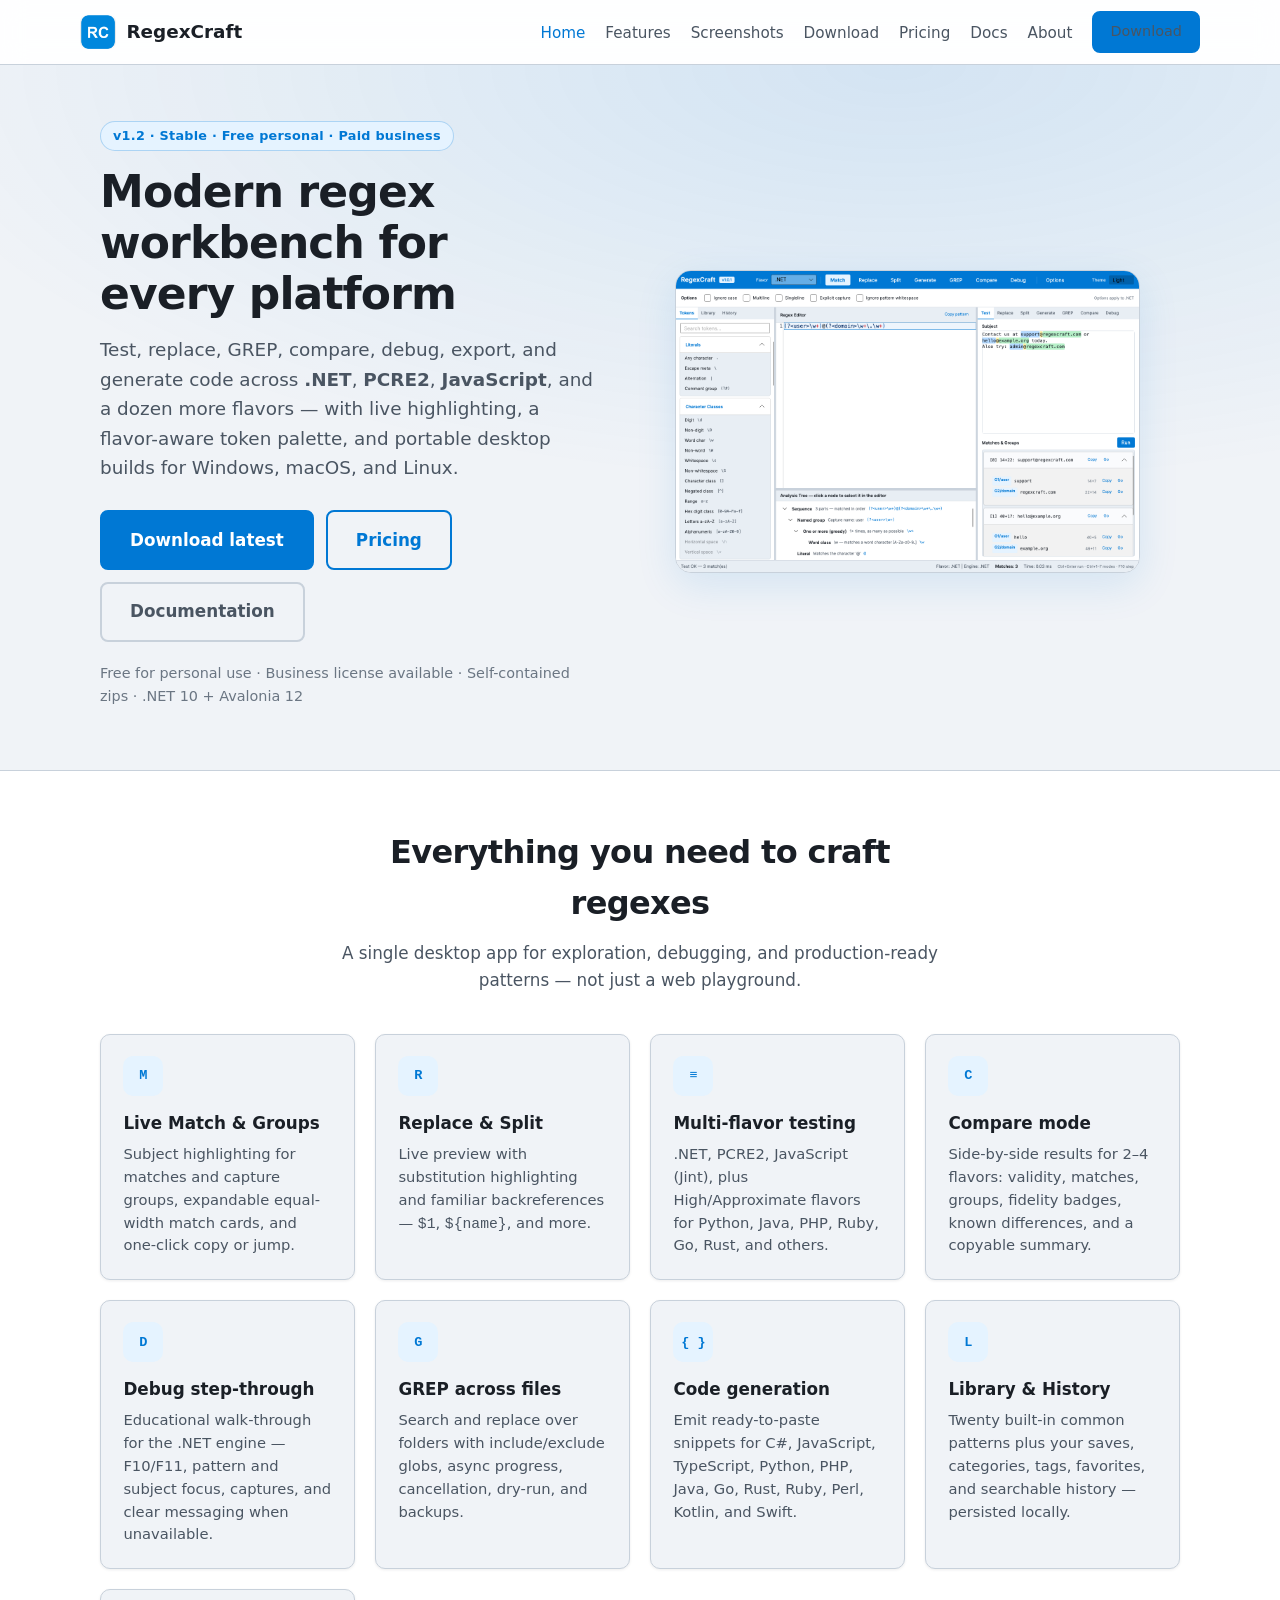
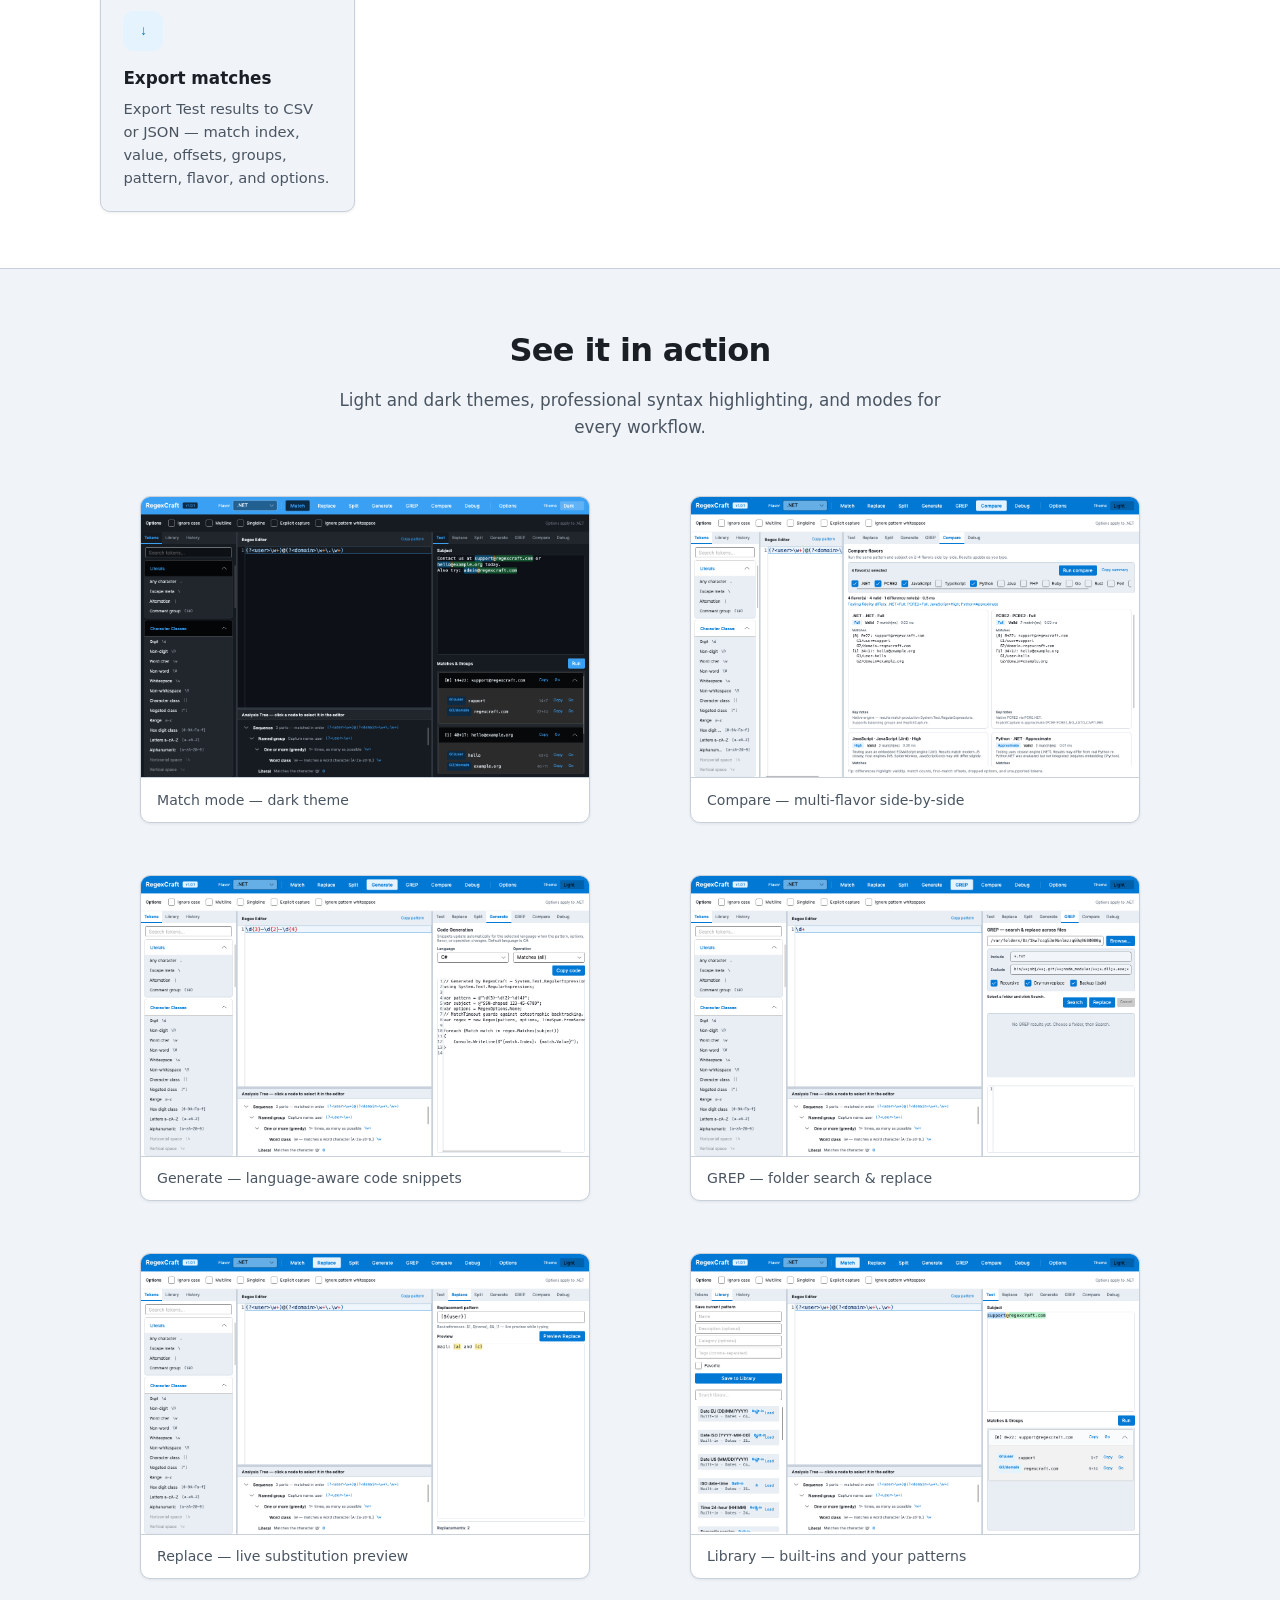
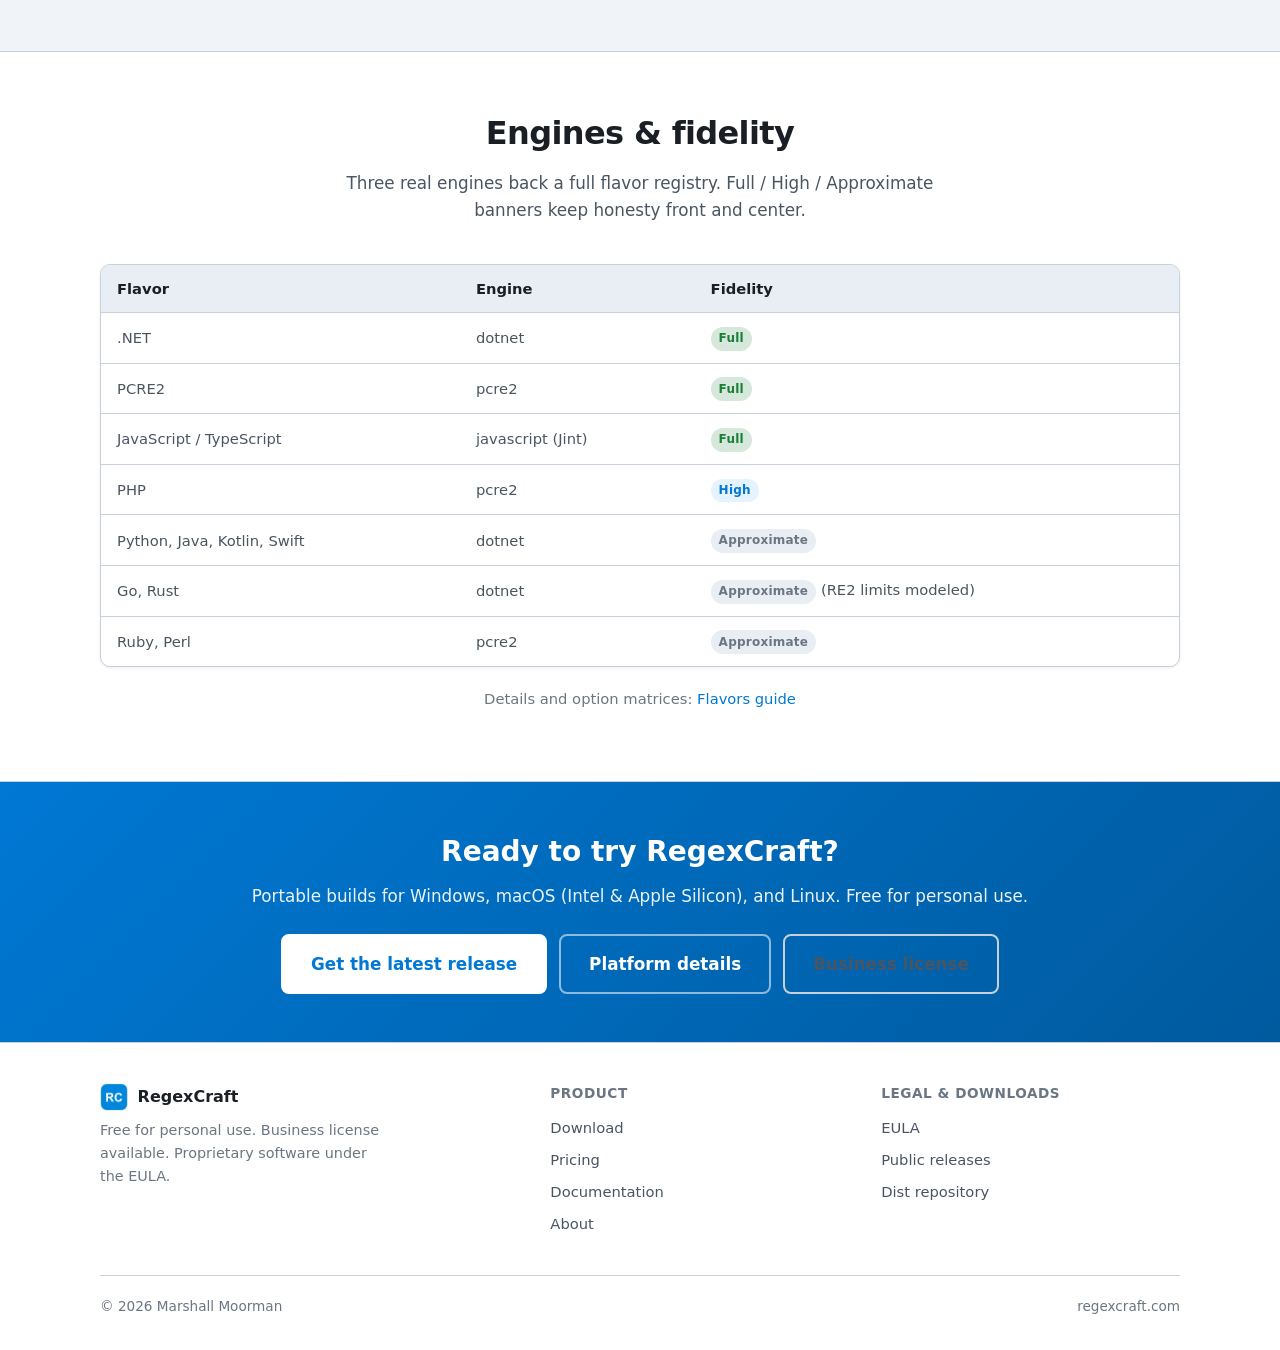
<file: website/index.html>
<!DOCTYPE html>
<html lang="en">
<head>
  <meta charset="utf-8" />
  <meta name="viewport" content="width=device-width, initial-scale=1" />
  <title>RegexCraft — Modern Cross-Platform Regex Workbench</title>
  <meta name="description" content="RegexCraft is a modern, cross-platform regular expression workbench for testing, replacing, grepping, comparing, debugging, and generating code across many regex flavors." />
  <meta name="theme-color" content="#0078D4" />
  <link rel="icon" type="image/png" href="assets/favicon.png" />
  <link rel="apple-touch-icon" href="assets/logo.png" />
  <meta property="og:title" content="RegexCraft — Modern Cross-Platform Regex Workbench" />
  <meta property="og:description" content="Test, replace, GREP, compare, and debug regular expressions across .NET, PCRE2, JavaScript, and more." />
  <meta property="og:type" content="website" />
  <meta property="og:url" content="https://regexcraft.com/" />
  <meta property="og:image" content="https://regexcraft.com/assets/screenshots/main-test-light.png" />
  <link rel="stylesheet" href="styles.css" />
</head>
<body>
  <header class="site-header">
    <div class="container nav">
      <a class="nav-brand" href="index.html">
        <img src="assets/favicon.png" alt="" width="36" height="36" />
        RegexCraft
      </a>
      <button class="nav-toggle" type="button" aria-label="Menu" aria-expanded="false" data-nav-toggle>☰</button>
      <ul class="nav-links" data-nav-links>
        <li><a href="index.html" aria-current="page">Home</a></li>
        <li><a href="#features">Features</a></li>
        <li><a href="#screenshots">Screenshots</a></li>
        <li><a href="download.html">Download</a></li>
        <li><a href="pricing.html">Pricing</a></li>
        <li><a href="docs.html">Docs</a></li>
        <li><a href="about.html">About</a></li>
        <li class="nav-cta"><a class="btn btn-primary" href="https://github.com/MarshallMoorman/RegexCraft-Releases/releases/latest">Download</a></li>
      </ul>
    </div>
  </header>

  <main>
    <section class="hero">
      <div class="container hero-grid">
        <div>
          <span class="hero-badge">v1.2 · Stable · Free personal · Paid business</span>
          <h1>Modern regex workbench for every platform</h1>
          <p class="hero-lead">
            Test, replace, GREP, compare, debug, export, and generate code across
            <strong>.NET</strong>, <strong>PCRE2</strong>, <strong>JavaScript</strong>, and a dozen more flavors —
            with live highlighting, a flavor-aware token palette, and portable desktop builds for Windows, macOS, and Linux.
          </p>
          <div class="hero-actions">
            <a class="btn btn-primary btn-lg" href="https://github.com/MarshallMoorman/RegexCraft-Releases/releases/latest">Download latest</a>
            <a class="btn btn-secondary btn-lg" href="pricing.html">Pricing</a>
            <a class="btn btn-ghost btn-lg" href="docs.html">Documentation</a>
          </div>
          <p class="hero-meta">
            Free for personal use · Business license available · Self-contained zips · .NET&nbsp;10 + Avalonia&nbsp;12
          </p>
        </div>
        <figure class="hero-shot">
          <img
            src="assets/screenshots/main-test-light.png"
            alt="RegexCraft Match mode showing pattern editor, analysis tree, and highlighted matches"
            width="960"
            height="600"
          />
        </figure>
      </div>
    </section>

    <section id="features" class="section-alt">
      <div class="container">
        <div class="section-header">
          <h2>Everything you need to craft regexes</h2>
          <p>A single desktop app for exploration, debugging, and production-ready patterns — not just a web playground.</p>
        </div>
        <div class="feature-grid">
          <article class="feature-card">
            <div class="feature-icon">M</div>
            <h3>Live Match &amp; Groups</h3>
            <p>Subject highlighting for matches and capture groups, expandable equal-width match cards, and one-click copy or jump.</p>
          </article>
          <article class="feature-card">
            <div class="feature-icon">R</div>
            <h3>Replace &amp; Split</h3>
            <p>Live preview with substitution highlighting and familiar backreferences — <code>$1</code>, <code>${name}</code>, and more.</p>
          </article>
          <article class="feature-card">
            <div class="feature-icon">≡</div>
            <h3>Multi-flavor testing</h3>
            <p>.NET, PCRE2, JavaScript (Jint), plus High/Approximate flavors for Python, Java, PHP, Ruby, Go, Rust, and others.</p>
          </article>
          <article class="feature-card">
            <div class="feature-icon">C</div>
            <h3>Compare mode</h3>
            <p>Side-by-side results for 2–4 flavors: validity, matches, groups, fidelity badges, known differences, and a copyable summary.</p>
          </article>
          <article class="feature-card">
            <div class="feature-icon">D</div>
            <h3>Debug step-through</h3>
            <p>Educational walk-through for the .NET engine — F10/F11, pattern and subject focus, captures, and clear messaging when unavailable.</p>
          </article>
          <article class="feature-card">
            <div class="feature-icon">G</div>
            <h3>GREP across files</h3>
            <p>Search and replace over folders with include/exclude globs, async progress, cancellation, dry-run, and backups.</p>
          </article>
          <article class="feature-card">
            <div class="feature-icon">{ }</div>
            <h3>Code generation</h3>
            <p>Emit ready-to-paste snippets for C#, JavaScript, TypeScript, Python, PHP, Java, Go, Rust, Ruby, Perl, Kotlin, and Swift.</p>
          </article>
          <article class="feature-card">
            <div class="feature-icon">L</div>
            <h3>Library &amp; History</h3>
            <p>Twenty built-in common patterns plus your saves, categories, tags, favorites, and searchable history — persisted locally.</p>
          </article>
          <article class="feature-card">
            <div class="feature-icon">↓</div>
            <h3>Export matches</h3>
            <p>Export Test results to CSV or JSON — match index, value, offsets, groups, pattern, flavor, and options.</p>
          </article>
        </div>
      </div>
    </section>

    <section id="screenshots">
      <div class="container">
        <div class="section-header">
          <h2>See it in action</h2>
          <p>Light and dark themes, professional syntax highlighting, and modes for every workflow.</p>
        </div>
        <div class="gallery">
          <figure class="gallery-item">
            <img src="assets/screenshots/main-test-dark.png" alt="Match mode in dark theme" loading="lazy" width="800" height="500" />
            <figcaption>Match mode — dark theme</figcaption>
          </figure>
          <figure class="gallery-item">
            <img src="assets/screenshots/main-compare.png" alt="Compare mode with multi-flavor cards" loading="lazy" width="800" height="500" />
            <figcaption>Compare — multi-flavor side-by-side</figcaption>
          </figure>
          <figure class="gallery-item">
            <img src="assets/screenshots/main-generate.png" alt="Generate mode producing C# code" loading="lazy" width="800" height="500" />
            <figcaption>Generate — language-aware code snippets</figcaption>
          </figure>
          <figure class="gallery-item">
            <img src="assets/screenshots/main-grep.png" alt="GREP mode searching files" loading="lazy" width="800" height="500" />
            <figcaption>GREP — folder search &amp; replace</figcaption>
          </figure>
          <figure class="gallery-item">
            <img src="assets/screenshots/main-replace.png" alt="Replace mode with live preview" loading="lazy" width="800" height="500" />
            <figcaption>Replace — live substitution preview</figcaption>
          </figure>
          <figure class="gallery-item">
            <img src="assets/screenshots/main-library.png" alt="Library sidebar with built-in patterns" loading="lazy" width="800" height="500" />
            <figcaption>Library — built-ins and your patterns</figcaption>
          </figure>
        </div>
      </div>
    </section>

    <section class="section-alt" id="engines">
      <div class="container">
        <div class="section-header">
          <h2>Engines &amp; fidelity</h2>
          <p>Three real engines back a full flavor registry. Full / High / Approximate banners keep honesty front and center.</p>
        </div>
        <div class="engines-wrap">
          <table class="engines">
            <thead>
              <tr>
                <th>Flavor</th>
                <th>Engine</th>
                <th>Fidelity</th>
              </tr>
            </thead>
            <tbody>
              <tr>
                <td>.NET</td>
                <td>dotnet</td>
                <td><span class="badge badge-full">Full</span></td>
              </tr>
              <tr>
                <td>PCRE2</td>
                <td>pcre2</td>
                <td><span class="badge badge-full">Full</span></td>
              </tr>
              <tr>
                <td>JavaScript / TypeScript</td>
                <td>javascript (Jint)</td>
                <td><span class="badge badge-full">Full</span></td>
              </tr>
              <tr>
                <td>PHP</td>
                <td>pcre2</td>
                <td><span class="badge badge-high">High</span></td>
              </tr>
              <tr>
                <td>Python, Java, Kotlin, Swift</td>
                <td>dotnet</td>
                <td><span class="badge badge-approx">Approximate</span></td>
              </tr>
              <tr>
                <td>Go, Rust</td>
                <td>dotnet</td>
                <td><span class="badge badge-approx">Approximate</span> (RE2 limits modeled)</td>
              </tr>
              <tr>
                <td>Ruby, Perl</td>
                <td>pcre2</td>
                <td><span class="badge badge-approx">Approximate</span></td>
              </tr>
            </tbody>
          </table>
        </div>
        <p style="margin-top: 1.25rem; text-align: center; color: var(--text-muted); font-size: 0.92rem;">
          Details and option matrices:
          <a href="docs/flavors.html">Flavors guide</a>
        </p>
      </div>
    </section>

    <section class="cta-band">
      <div class="container">
        <h2>Ready to try RegexCraft?</h2>
        <p>Portable builds for Windows, macOS (Intel &amp; Apple Silicon), and Linux. Free for personal use.</p>
        <div class="hero-actions">
          <a class="btn btn-primary btn-lg" href="https://github.com/MarshallMoorman/RegexCraft-Releases/releases/latest">Get the latest release</a>
          <a class="btn btn-secondary btn-lg" href="download.html">Platform details</a>
          <a class="btn btn-ghost btn-lg" href="pricing.html">Business license</a>
        </div>
      </div>
    </section>
  </main>

  <footer class="site-footer">
    <div class="container">
      <div class="footer-grid">
        <div class="footer-col">
          <div class="footer-brand">
            <img src="assets/favicon.png" alt="" width="28" height="28" />
            RegexCraft
          </div>
          <p>Free for personal use. Business license available. Proprietary software under the EULA.</p>
        </div>
        <div class="footer-col">
          <h4>Product</h4>
          <ul>
            <li><a href="download.html">Download</a></li>
            <li><a href="pricing.html">Pricing</a></li>
            <li><a href="docs.html">Documentation</a></li>
            <li><a href="about.html">About</a></li>
          </ul>
        </div>
        <div class="footer-col">
          <h4>Legal &amp; downloads</h4>
          <ul>
            <li><a href="eula.html">EULA</a></li>
            <li><a href="https://github.com/MarshallMoorman/RegexCraft-Releases/releases">Public releases</a></li>
            <li><a href="https://github.com/MarshallMoorman/RegexCraft-Releases">Dist repository</a></li>
          </ul>
        </div>
      </div>
      <div class="footer-bottom">
        <span>© 2026 Marshall Moorman</span>
        <span><a href="https://regexcraft.com">regexcraft.com</a></span>
      </div>
    </div>
  </footer>

  <script>
    (function () {
      var toggle = document.querySelector("[data-nav-toggle]");
      var links = document.querySelector("[data-nav-links]");
      if (!toggle || !links) return;
      toggle.addEventListener("click", function () {
        var open = links.classList.toggle("open");
        toggle.setAttribute("aria-expanded", open ? "true" : "false");
      });
    })();
  </script>
</body>
</html>
</file>
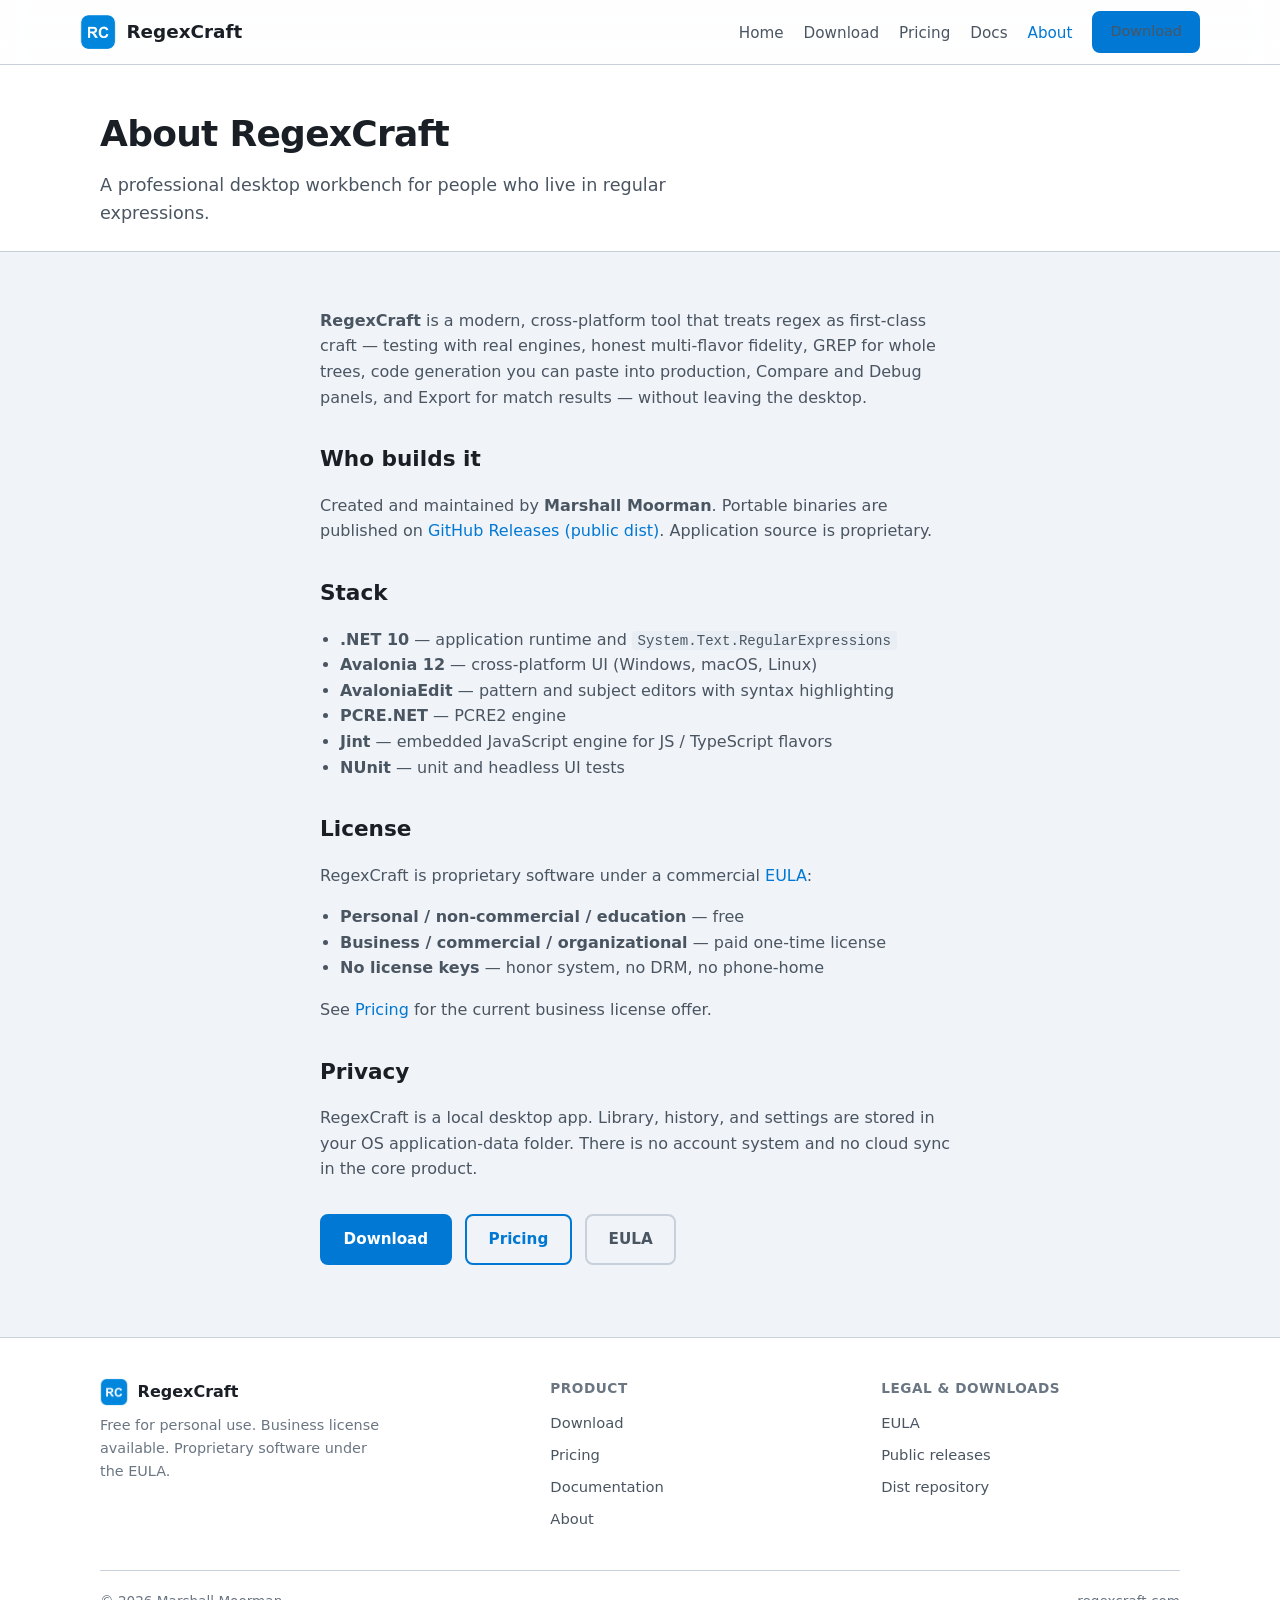
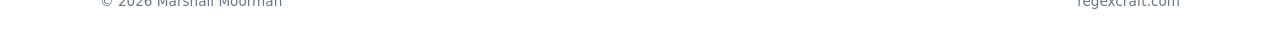
<file: website/about.html>
<!DOCTYPE html>
<html lang="en">
<head>
  <meta charset="utf-8" />
  <meta name="viewport" content="width=device-width, initial-scale=1" />
  <title>About — RegexCraft</title>
  <meta name="description" content="About RegexCraft: a modern cross-platform regex workbench by Marshall Moorman. Free personal use; paid business license." />
  <meta name="theme-color" content="#0078D4" />
  <link rel="icon" type="image/png" href="assets/favicon.png" />
  <link rel="stylesheet" href="styles.css" />
</head>
<body>
  <header class="site-header">
    <div class="container nav">
      <a class="nav-brand" href="index.html">
        <img src="assets/favicon.png" alt="" width="36" height="36" />
        RegexCraft
      </a>
      <button class="nav-toggle" type="button" aria-label="Menu" aria-expanded="false" data-nav-toggle>☰</button>
      <ul class="nav-links" data-nav-links>
        <li><a href="index.html">Home</a></li>
        <li><a href="download.html">Download</a></li>
        <li><a href="pricing.html">Pricing</a></li>
        <li><a href="docs.html">Docs</a></li>
        <li><a href="about.html" aria-current="page">About</a></li>
        <li class="nav-cta"><a class="btn btn-primary" href="https://github.com/MarshallMoorman/RegexCraft-Releases/releases/latest">Download</a></li>
      </ul>
    </div>
  </header>

  <main>
    <div class="page-hero">
      <div class="container">
        <h1>About RegexCraft</h1>
        <p>A professional desktop workbench for people who live in regular expressions.</p>
      </div>
    </div>

    <div class="page-content">
      <div class="container prose">
        <p>
          <strong>RegexCraft</strong> is a modern, cross-platform tool that treats regex as first-class craft —
          testing with real engines, honest multi-flavor fidelity, GREP for whole trees, code generation you can
          paste into production, Compare and Debug panels, and Export for match results — without leaving the desktop.
        </p>

        <h2>Who builds it</h2>
        <p>
          Created and maintained by <strong>Marshall Moorman</strong>.
          Portable binaries are published on
          <a href="https://github.com/MarshallMoorman/RegexCraft-Releases">GitHub Releases (public dist)</a>.
          Application source is proprietary.
        </p>

        <h2>Stack</h2>
        <ul>
          <li><strong>.NET 10</strong> — application runtime and <code>System.Text.RegularExpressions</code></li>
          <li><strong>Avalonia 12</strong> — cross-platform UI (Windows, macOS, Linux)</li>
          <li><strong>AvaloniaEdit</strong> — pattern and subject editors with syntax highlighting</li>
          <li><strong>PCRE.NET</strong> — PCRE2 engine</li>
          <li><strong>Jint</strong> — embedded JavaScript engine for JS / TypeScript flavors</li>
          <li><strong>NUnit</strong> — unit and headless UI tests</li>
        </ul>

        <h2>License</h2>
        <p>
          RegexCraft is proprietary software under a commercial
          <a href="eula.html">EULA</a>:
        </p>
        <ul>
          <li><strong>Personal / non-commercial / education</strong> — free</li>
          <li><strong>Business / commercial / organizational</strong> — paid one-time license</li>
          <li><strong>No license keys</strong> — honor system, no DRM, no phone-home</li>
        </ul>
        <p>See <a href="pricing.html">Pricing</a> for the current business license offer.</p>

        <h2>Privacy</h2>
        <p>
          RegexCraft is a local desktop app. Library, history, and settings are stored in your OS application-data
          folder. There is no account system and no cloud sync in the core product.
        </p>

        <p style="margin-top: 2rem;">
          <a class="btn btn-primary" href="download.html">Download</a>
          <a class="btn btn-secondary" href="pricing.html" style="margin-left: 0.5rem;">Pricing</a>
          <a class="btn btn-ghost" href="eula.html" style="margin-left: 0.5rem;">EULA</a>
        </p>
      </div>
    </div>
  </main>

  <footer class="site-footer">
    <div class="container">
      <div class="footer-grid">
        <div class="footer-col">
          <div class="footer-brand">
            <img src="assets/favicon.png" alt="" width="28" height="28" />
            RegexCraft
          </div>
          <p>Free for personal use. Business license available. Proprietary software under the EULA.</p>
        </div>
        <div class="footer-col">
          <h4>Product</h4>
          <ul>
            <li><a href="download.html">Download</a></li>
            <li><a href="pricing.html">Pricing</a></li>
            <li><a href="docs.html">Documentation</a></li>
            <li><a href="about.html">About</a></li>
          </ul>
        </div>
        <div class="footer-col">
          <h4>Legal &amp; downloads</h4>
          <ul>
            <li><a href="eula.html">EULA</a></li>
            <li><a href="https://github.com/MarshallMoorman/RegexCraft-Releases/releases">Public releases</a></li>
            <li><a href="https://github.com/MarshallMoorman/RegexCraft-Releases">Dist repository</a></li>
          </ul>
        </div>
      </div>
      <div class="footer-bottom">
        <span>© 2026 Marshall Moorman</span>
        <span><a href="https://regexcraft.com">regexcraft.com</a></span>
      </div>
    </div>
  </footer>

  <script>
    (function () {
      var toggle = document.querySelector("[data-nav-toggle]");
      var links = document.querySelector("[data-nav-links]");
      if (!toggle || !links) return;
      toggle.addEventListener("click", function () {
        var open = links.classList.toggle("open");
        toggle.setAttribute("aria-expanded", open ? "true" : "false");
      });
    })();
  </script>
</body>
</html>
</file>
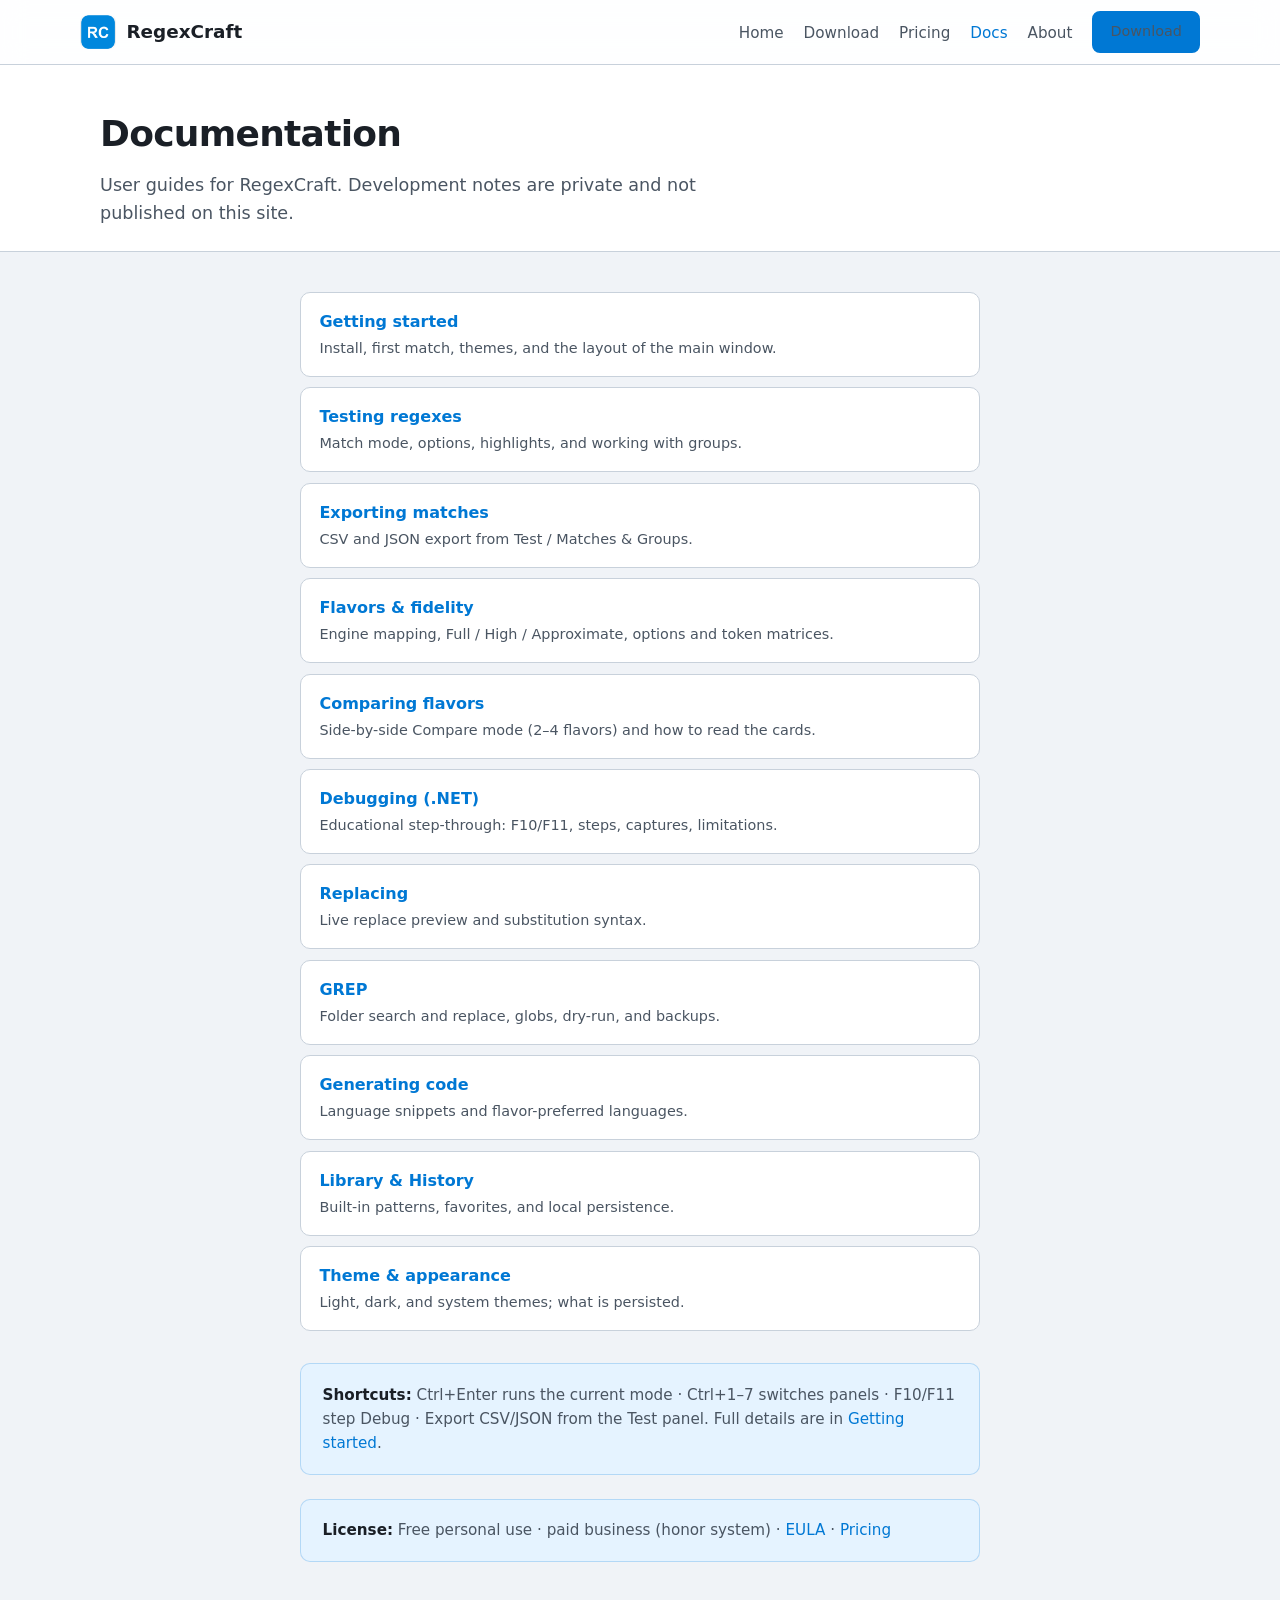
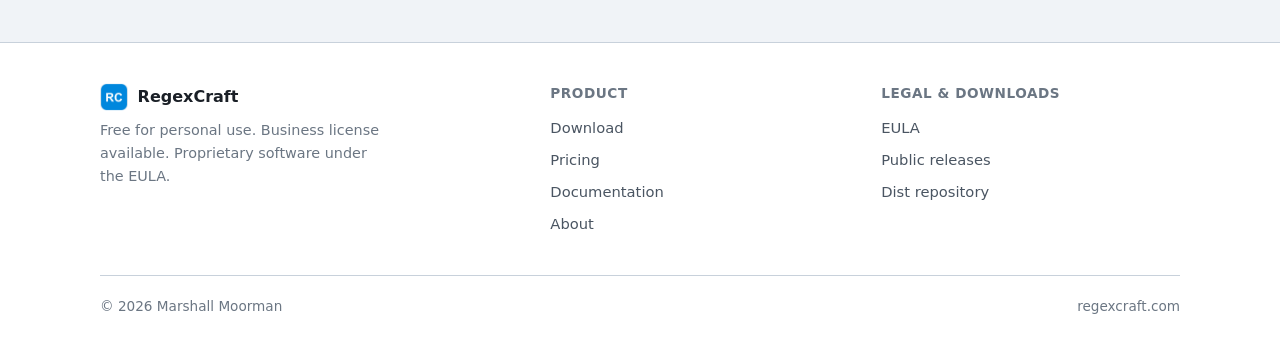
<file: website/docs.html>
<!DOCTYPE html>
<html lang="en">
<head>
  <meta charset="utf-8" />
  <meta name="viewport" content="width=device-width, initial-scale=1" />
  <title>Documentation — RegexCraft</title>
  <meta name="description" content="User guides for RegexCraft: getting started, testing, export, compare, debug, flavors, GREP, and more." />
  <meta name="theme-color" content="#0078D4" />
  <link rel="icon" type="image/png" href="assets/favicon.png" />
  <link rel="stylesheet" href="styles.css" />
</head>
<body>
  <header class="site-header">
    <div class="container nav">
      <a class="nav-brand" href="index.html">
        <img src="assets/favicon.png" alt="" width="36" height="36" />
        RegexCraft
      </a>
      <button class="nav-toggle" type="button" aria-label="Menu" aria-expanded="false" data-nav-toggle>☰</button>
      <ul class="nav-links" data-nav-links>
        <li><a href="index.html">Home</a></li>
        <li><a href="download.html">Download</a></li>
        <li><a href="pricing.html">Pricing</a></li>
        <li><a href="docs.html" aria-current="page">Docs</a></li>
        <li><a href="about.html">About</a></li>
        <li class="nav-cta"><a class="btn btn-primary" href="https://github.com/MarshallMoorman/RegexCraft-Releases/releases/latest">Download</a></li>
      </ul>
    </div>
  </header>

  <main>
    <div class="page-hero">
      <div class="container">
        <h1>Documentation</h1>
        <p>User guides for RegexCraft. Development notes are private and not published on this site.</p>
      </div>
    </div>

    <div class="page-content">
      <div class="container" style="max-width: 720px;">
        <ul class="doc-list">
          <li>
            <a href="docs/getting-started.html">
              <span>
                <div class="doc-title">Getting started</div>
                <div class="doc-desc">Install, first match, themes, and the layout of the main window.</div>
              </span>
            </a>
          </li>
          <li>
            <a href="docs/testing-regexes.html">
              <span>
                <div class="doc-title">Testing regexes</div>
                <div class="doc-desc">Match mode, options, highlights, and working with groups.</div>
              </span>
            </a>
          </li>
          <li>
            <a href="docs/exporting.html">
              <span>
                <div class="doc-title">Exporting matches</div>
                <div class="doc-desc">CSV and JSON export from Test / Matches &amp; Groups.</div>
              </span>
            </a>
          </li>
          <li>
            <a href="docs/flavors.html">
              <span>
                <div class="doc-title">Flavors &amp; fidelity</div>
                <div class="doc-desc">Engine mapping, Full / High / Approximate, options and token matrices.</div>
              </span>
            </a>
          </li>
          <li>
            <a href="docs/comparing.html">
              <span>
                <div class="doc-title">Comparing flavors</div>
                <div class="doc-desc">Side-by-side Compare mode (2–4 flavors) and how to read the cards.</div>
              </span>
            </a>
          </li>
          <li>
            <a href="docs/debugging.html">
              <span>
                <div class="doc-title">Debugging (.NET)</div>
                <div class="doc-desc">Educational step-through: F10/F11, steps, captures, limitations.</div>
              </span>
            </a>
          </li>
          <li>
            <a href="docs/replacing.html">
              <span>
                <div class="doc-title">Replacing</div>
                <div class="doc-desc">Live replace preview and substitution syntax.</div>
              </span>
            </a>
          </li>
          <li>
            <a href="docs/grepping.html">
              <span>
                <div class="doc-title">GREP</div>
                <div class="doc-desc">Folder search and replace, globs, dry-run, and backups.</div>
              </span>
            </a>
          </li>
          <li>
            <a href="docs/generating-code.html">
              <span>
                <div class="doc-title">Generating code</div>
                <div class="doc-desc">Language snippets and flavor-preferred languages.</div>
              </span>
            </a>
          </li>
          <li>
            <a href="docs/library-and-history.html">
              <span>
                <div class="doc-title">Library &amp; History</div>
                <div class="doc-desc">Built-in patterns, favorites, and local persistence.</div>
              </span>
            </a>
          </li>
          <li>
            <a href="docs/theme-and-appearance.html">
              <span>
                <div class="doc-title">Theme &amp; appearance</div>
                <div class="doc-desc">Light, dark, and system themes; what is persisted.</div>
              </span>
            </a>
          </li>
        </ul>

        <div class="note-box" style="margin-top: 2rem;">
          <strong>Shortcuts:</strong>
          Ctrl+Enter runs the current mode · Ctrl+1–7 switches panels · F10/F11 step Debug ·
          Export CSV/JSON from the Test panel. Full details are in
          <a href="docs/getting-started.html">Getting started</a>.
        </div>

        <div class="note-box" style="margin-top: 1rem;">
          <strong>License:</strong>
          Free personal use · paid business (honor system) ·
          <a href="eula.html">EULA</a> ·
          <a href="pricing.html">Pricing</a>
        </div>
      </div>
    </div>
  </main>

  <footer class="site-footer">
    <div class="container">
      <div class="footer-grid">
        <div class="footer-col">
          <div class="footer-brand">
            <img src="assets/favicon.png" alt="" width="28" height="28" />
            RegexCraft
          </div>
          <p>Free for personal use. Business license available. Proprietary software under the EULA.</p>
        </div>
        <div class="footer-col">
          <h4>Product</h4>
          <ul>
            <li><a href="download.html">Download</a></li>
            <li><a href="pricing.html">Pricing</a></li>
            <li><a href="docs.html">Documentation</a></li>
            <li><a href="about.html">About</a></li>
          </ul>
        </div>
        <div class="footer-col">
          <h4>Legal &amp; downloads</h4>
          <ul>
            <li><a href="eula.html">EULA</a></li>
            <li><a href="https://github.com/MarshallMoorman/RegexCraft-Releases/releases">Public releases</a></li>
            <li><a href="https://github.com/MarshallMoorman/RegexCraft-Releases">Dist repository</a></li>
          </ul>
        </div>
      </div>
      <div class="footer-bottom">
        <span>© 2026 Marshall Moorman</span>
        <span><a href="https://regexcraft.com">regexcraft.com</a></span>
      </div>
    </div>
  </footer>

  <script>
    (function () {
      var toggle = document.querySelector("[data-nav-toggle]");
      var links = document.querySelector("[data-nav-links]");
      if (!toggle || !links) return;
      toggle.addEventListener("click", function () {
        var open = links.classList.toggle("open");
        toggle.setAttribute("aria-expanded", open ? "true" : "false");
      });
    })();
  </script>
</body>
</html>
</file>
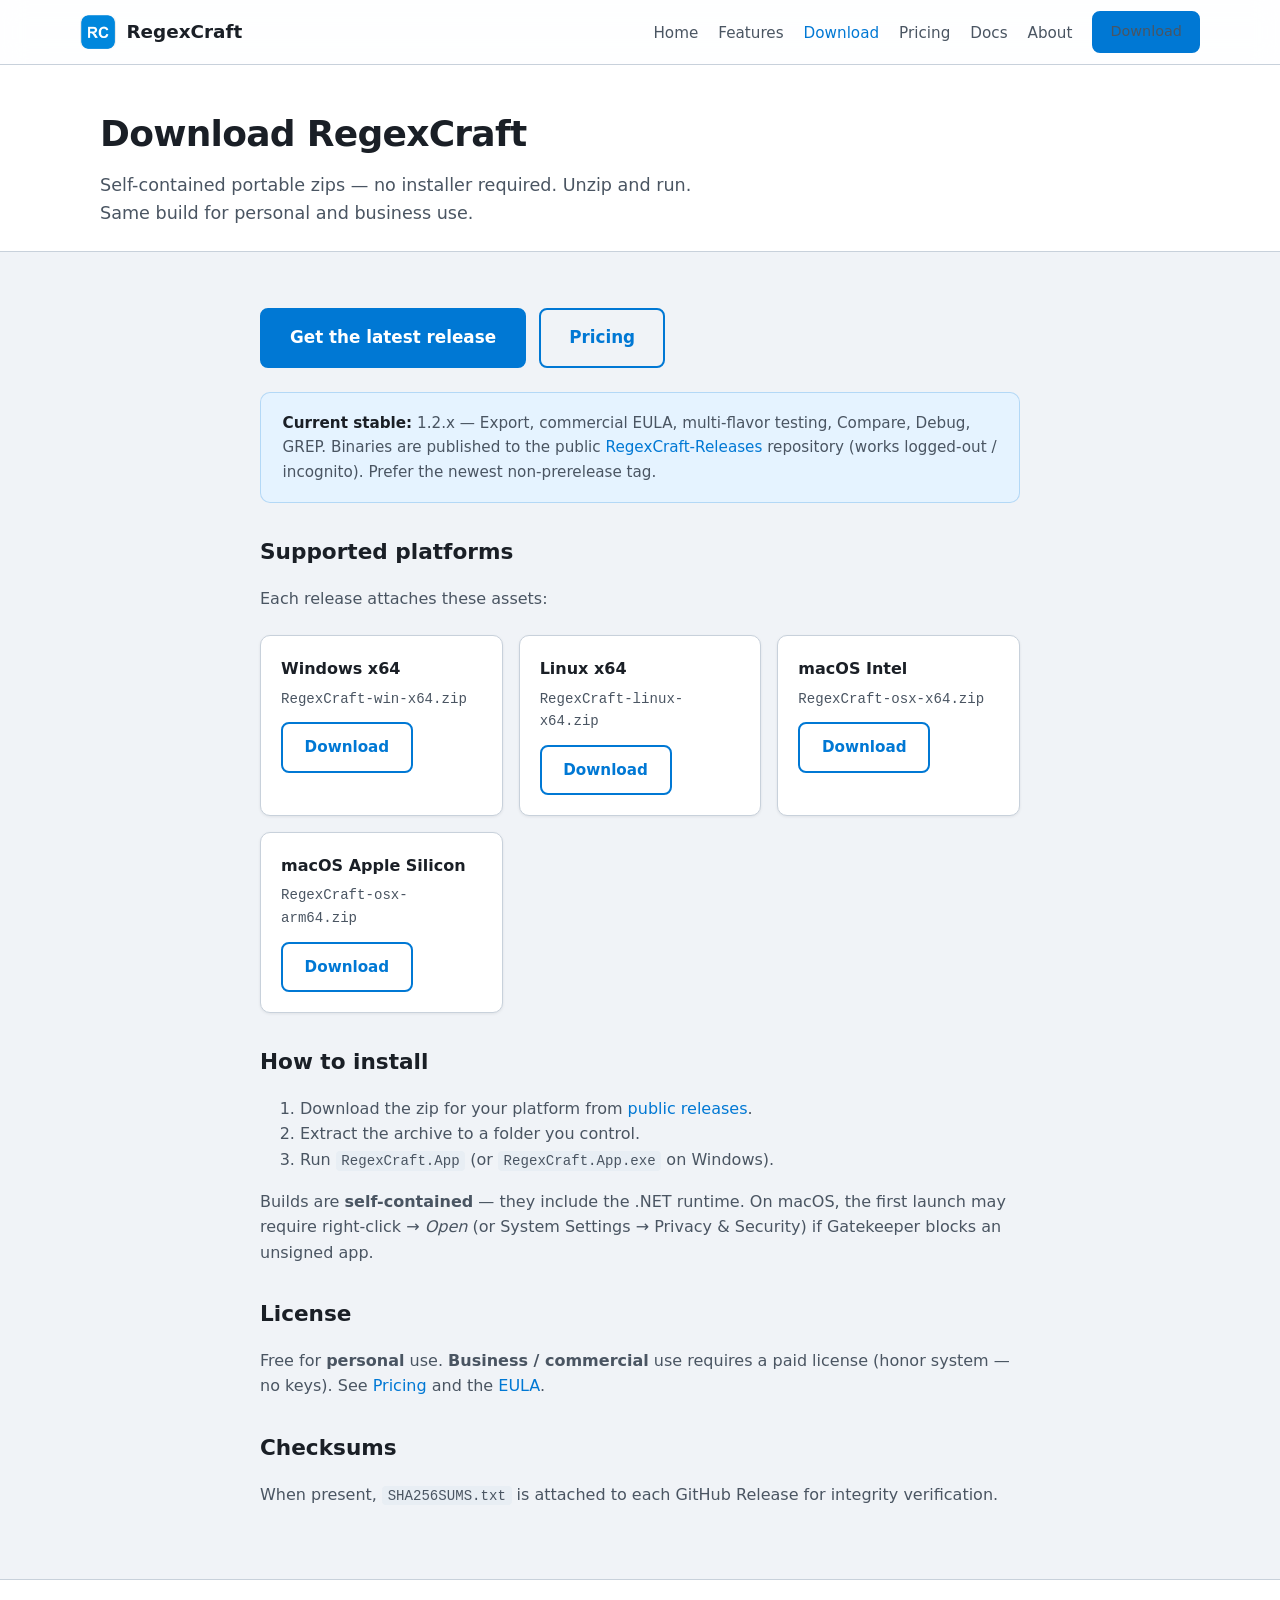
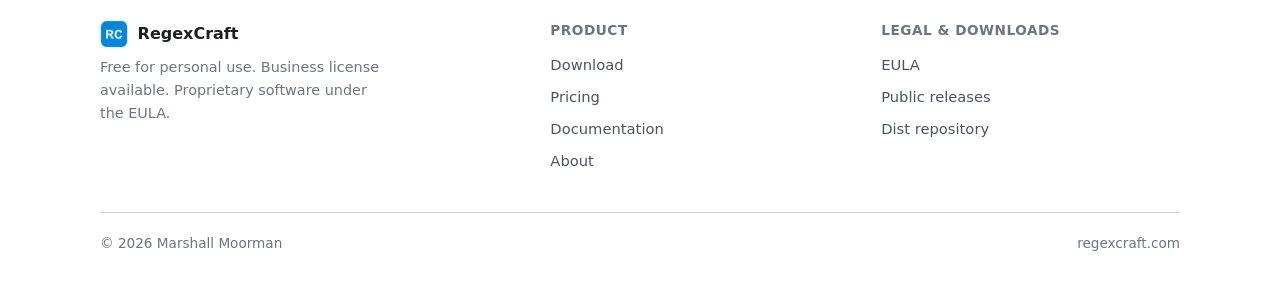
<file: website/download.html>
<!DOCTYPE html>
<html lang="en">
<head>
  <meta charset="utf-8" />
  <meta name="viewport" content="width=device-width, initial-scale=1" />
  <title>Download — RegexCraft</title>
  <meta name="description" content="Download RegexCraft portable binaries for Windows, macOS, and Linux from the public releases repository." />
  <meta name="theme-color" content="#0078D4" />
  <link rel="icon" type="image/png" href="assets/favicon.png" />
  <link rel="stylesheet" href="styles.css" />
</head>
<body>
  <header class="site-header">
    <div class="container nav">
      <a class="nav-brand" href="index.html">
        <img src="assets/favicon.png" alt="" width="36" height="36" />
        RegexCraft
      </a>
      <button class="nav-toggle" type="button" aria-label="Menu" aria-expanded="false" data-nav-toggle>☰</button>
      <ul class="nav-links" data-nav-links>
        <li><a href="index.html">Home</a></li>
        <li><a href="index.html#features">Features</a></li>
        <li><a href="download.html" aria-current="page">Download</a></li>
        <li><a href="pricing.html">Pricing</a></li>
        <li><a href="docs.html">Docs</a></li>
        <li><a href="about.html">About</a></li>
        <li class="nav-cta"><a class="btn btn-primary" href="https://github.com/MarshallMoorman/RegexCraft-Releases/releases/latest">Download</a></li>
      </ul>
    </div>
  </header>

  <main>
    <div class="page-hero">
      <div class="container">
        <h1>Download RegexCraft</h1>
        <p>Self-contained portable zips — no installer required. Unzip and run. Same build for personal and business use.</p>
      </div>
    </div>

    <div class="page-content">
      <div class="container prose" style="max-width: 800px;">
        <p>
          <a class="btn btn-primary btn-lg" href="https://github.com/MarshallMoorman/RegexCraft-Releases/releases/latest">Get the latest release</a>
          <a class="btn btn-secondary btn-lg" href="pricing.html" style="margin-left: 0.5rem;">Pricing</a>
        </p>

        <div class="note-box">
          <strong>Current stable:</strong> 1.2.x — Export, commercial EULA, multi-flavor testing, Compare, Debug, GREP.
          Binaries are published to the public
          <a href="https://github.com/MarshallMoorman/RegexCraft-Releases">RegexCraft-Releases</a>
          repository (works logged-out / incognito). Prefer the newest non-prerelease tag.
        </div>

        <h2>Supported platforms</h2>
        <p>Each release attaches these assets:</p>

        <div class="platform-grid">
          <div class="platform-card">
            <h3>Windows x64</h3>
            <p>RegexCraft-win-x64.zip</p>
            <a class="btn btn-secondary" href="https://github.com/MarshallMoorman/RegexCraft-Releases/releases/latest/download/RegexCraft-win-x64.zip">Download</a>
          </div>
          <div class="platform-card">
            <h3>Linux x64</h3>
            <p>RegexCraft-linux-x64.zip</p>
            <a class="btn btn-secondary" href="https://github.com/MarshallMoorman/RegexCraft-Releases/releases/latest/download/RegexCraft-linux-x64.zip">Download</a>
          </div>
          <div class="platform-card">
            <h3>macOS Intel</h3>
            <p>RegexCraft-osx-x64.zip</p>
            <a class="btn btn-secondary" href="https://github.com/MarshallMoorman/RegexCraft-Releases/releases/latest/download/RegexCraft-osx-x64.zip">Download</a>
          </div>
          <div class="platform-card">
            <h3>macOS Apple Silicon</h3>
            <p>RegexCraft-osx-arm64.zip</p>
            <a class="btn btn-secondary" href="https://github.com/MarshallMoorman/RegexCraft-Releases/releases/latest/download/RegexCraft-osx-arm64.zip">Download</a>
          </div>
        </div>

        <h2>How to install</h2>
        <ol>
          <li>Download the zip for your platform from
            <a href="https://github.com/MarshallMoorman/RegexCraft-Releases/releases/latest">public releases</a>.</li>
          <li>Extract the archive to a folder you control.</li>
          <li>Run <code>RegexCraft.App</code> (or <code>RegexCraft.App.exe</code> on Windows).</li>
        </ol>
        <p>
          Builds are <strong>self-contained</strong> — they include the .NET runtime. On macOS, the first launch may require
          right-click → <em>Open</em> (or System Settings → Privacy &amp; Security) if Gatekeeper blocks an unsigned app.
        </p>

        <h2>License</h2>
        <p>
          Free for <strong>personal</strong> use. <strong>Business / commercial</strong> use requires a paid license
          (honor system — no keys). See <a href="pricing.html">Pricing</a> and the <a href="eula.html">EULA</a>.
        </p>

        <h2>Checksums</h2>
        <p>
          When present, <code>SHA256SUMS.txt</code> is attached to each GitHub Release for integrity verification.
        </p>
      </div>
    </div>
  </main>

  <footer class="site-footer">
    <div class="container">
      <div class="footer-grid">
        <div class="footer-col">
          <div class="footer-brand">
            <img src="assets/favicon.png" alt="" width="28" height="28" />
            RegexCraft
          </div>
          <p>Free for personal use. Business license available. Proprietary software under the EULA.</p>
        </div>
        <div class="footer-col">
          <h4>Product</h4>
          <ul>
            <li><a href="download.html">Download</a></li>
            <li><a href="pricing.html">Pricing</a></li>
            <li><a href="docs.html">Documentation</a></li>
            <li><a href="about.html">About</a></li>
          </ul>
        </div>
        <div class="footer-col">
          <h4>Legal &amp; downloads</h4>
          <ul>
            <li><a href="eula.html">EULA</a></li>
            <li><a href="https://github.com/MarshallMoorman/RegexCraft-Releases/releases">Public releases</a></li>
            <li><a href="https://github.com/MarshallMoorman/RegexCraft-Releases">Dist repository</a></li>
          </ul>
        </div>
      </div>
      <div class="footer-bottom">
        <span>© 2026 Marshall Moorman</span>
        <span><a href="https://regexcraft.com">regexcraft.com</a></span>
      </div>
    </div>
  </footer>

  <script>
    (function () {
      var toggle = document.querySelector("[data-nav-toggle]");
      var links = document.querySelector("[data-nav-links]");
      if (!toggle || !links) return;
      toggle.addEventListener("click", function () {
        var open = links.classList.toggle("open");
        toggle.setAttribute("aria-expanded", open ? "true" : "false");
      });
    })();
  </script>
</body>
</html>
</file>
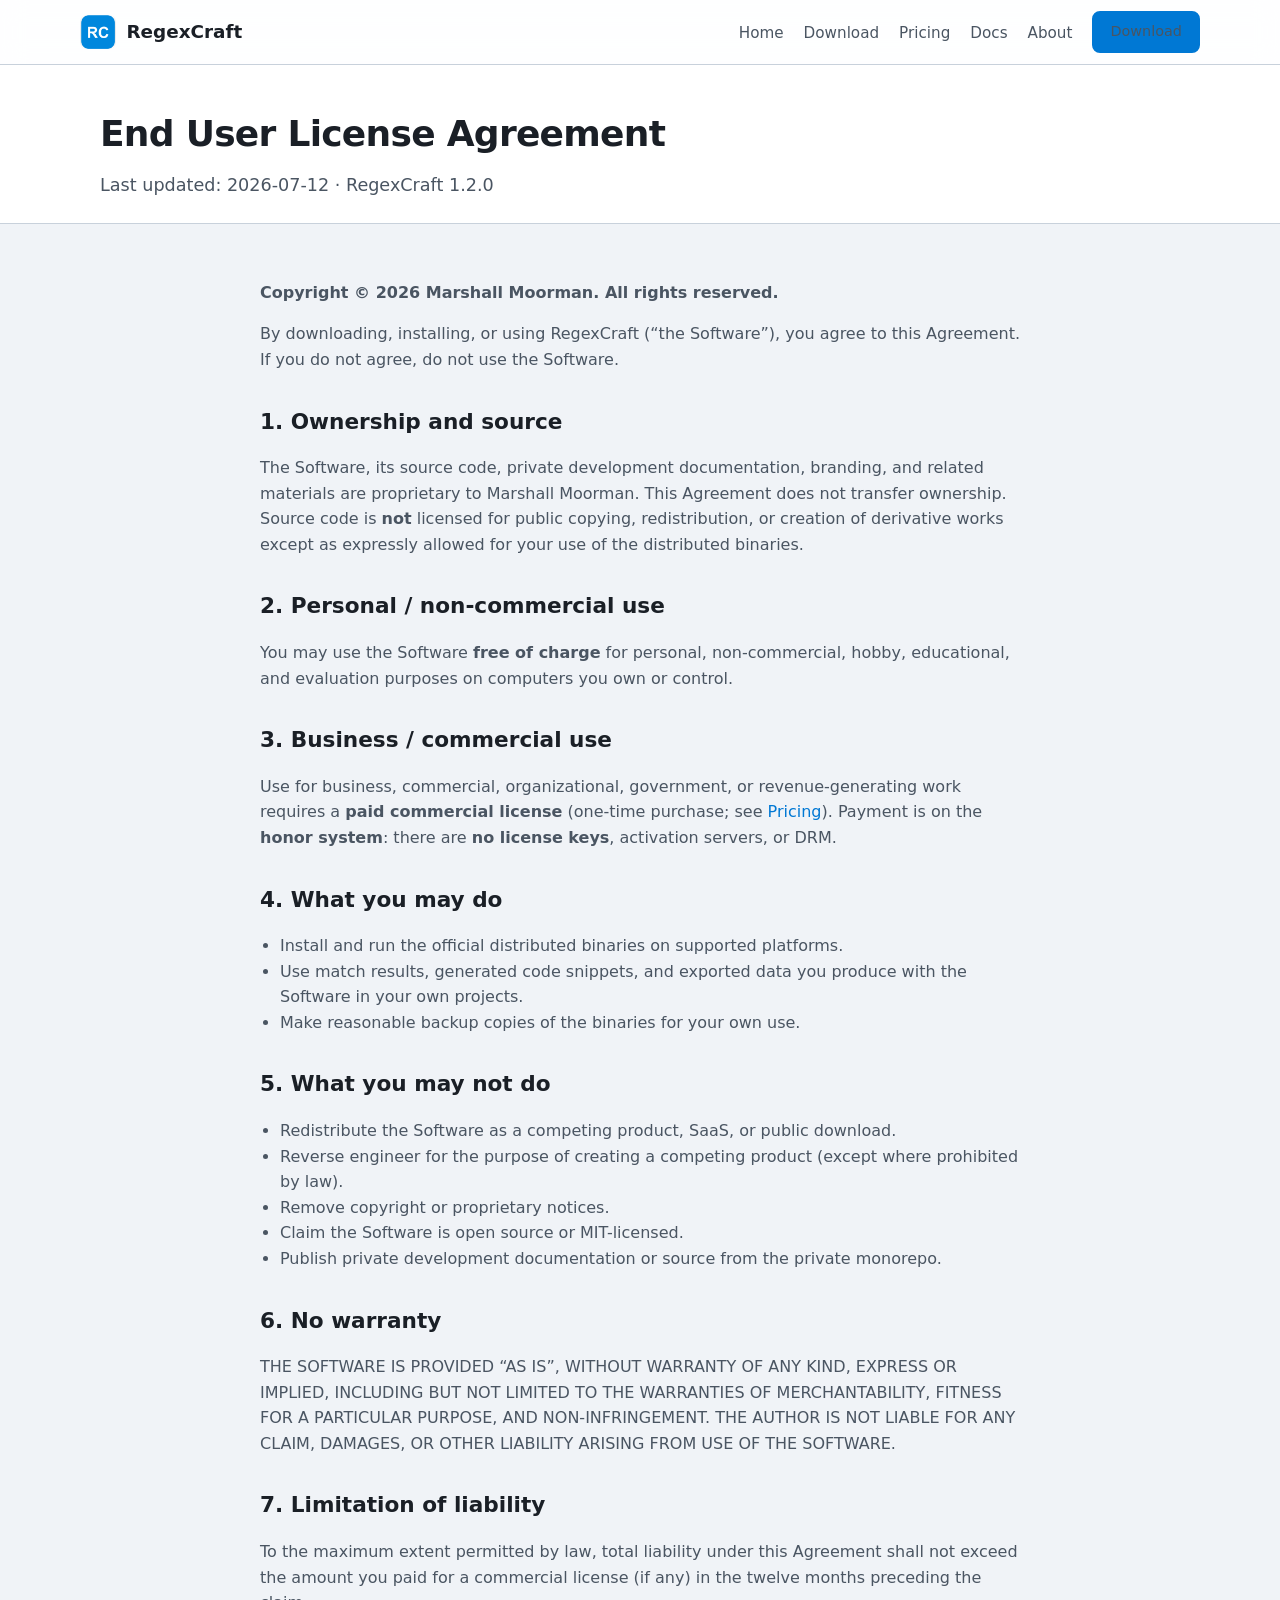
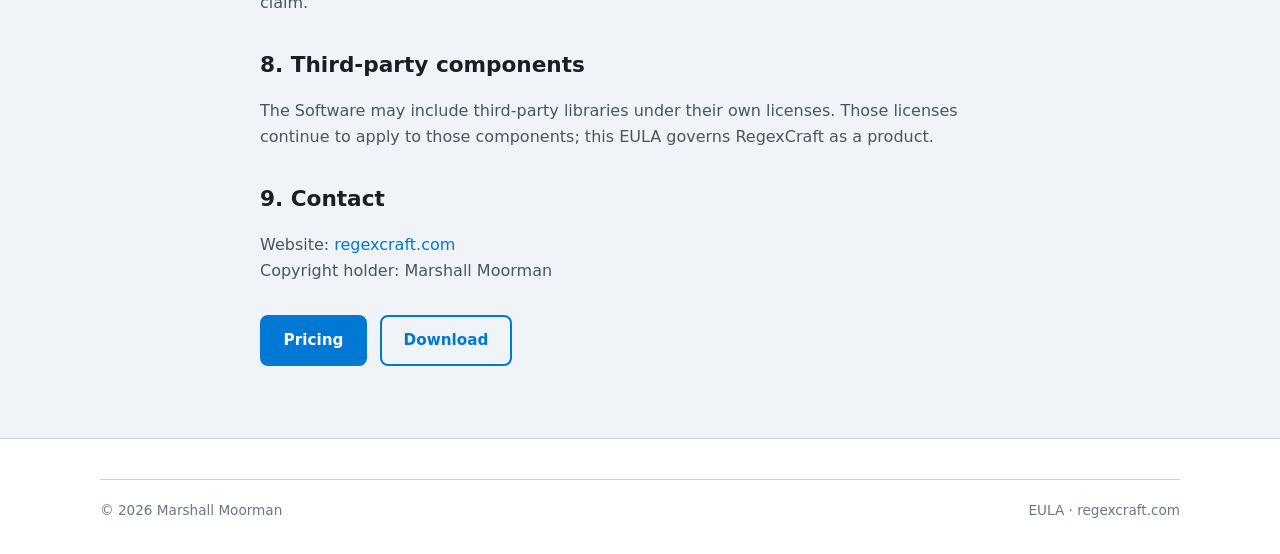
<file: website/eula.html>
<!DOCTYPE html>
<html lang="en">
<head>
  <meta charset="utf-8" />
  <meta name="viewport" content="width=device-width, initial-scale=1" />
  <title>EULA — RegexCraft</title>
  <meta name="description" content="RegexCraft End User License Agreement: free personal use, paid business use, no license keys." />
  <meta name="theme-color" content="#0078D4" />
  <link rel="icon" type="image/png" href="assets/favicon.png" />
  <link rel="stylesheet" href="styles.css" />
</head>
<body>
  <header class="site-header">
    <div class="container nav">
      <a class="nav-brand" href="index.html">
        <img src="assets/favicon.png" alt="" width="36" height="36" />
        RegexCraft
      </a>
      <button class="nav-toggle" type="button" aria-label="Menu" aria-expanded="false" data-nav-toggle>☰</button>
      <ul class="nav-links" data-nav-links>
        <li><a href="index.html">Home</a></li>
        <li><a href="download.html">Download</a></li>
        <li><a href="pricing.html">Pricing</a></li>
        <li><a href="docs.html">Docs</a></li>
        <li><a href="about.html">About</a></li>
        <li class="nav-cta"><a class="btn btn-primary" href="https://github.com/MarshallMoorman/RegexCraft-Releases/releases/latest">Download</a></li>
      </ul>
    </div>
  </header>

  <main>
    <div class="page-hero">
      <div class="container">
        <h1>End User License Agreement</h1>
        <p>Last updated: 2026-07-12 · RegexCraft 1.2.0</p>
      </div>
    </div>

    <div class="page-content">
      <div class="container prose" style="max-width: 800px;">
        <p><strong>Copyright © 2026 Marshall Moorman. All rights reserved.</strong></p>
        <p>
          By downloading, installing, or using RegexCraft (“the Software”), you agree to this Agreement.
          If you do not agree, do not use the Software.
        </p>

        <h2>1. Ownership and source</h2>
        <p>
          The Software, its source code, private development documentation, branding, and related materials
          are proprietary to Marshall Moorman. This Agreement does not transfer ownership. Source code is
          <strong>not</strong> licensed for public copying, redistribution, or creation of derivative works
          except as expressly allowed for your use of the distributed binaries.
        </p>

        <h2>2. Personal / non-commercial use</h2>
        <p>
          You may use the Software <strong>free of charge</strong> for personal, non-commercial, hobby,
          educational, and evaluation purposes on computers you own or control.
        </p>

        <h2>3. Business / commercial use</h2>
        <p>
          Use for business, commercial, organizational, government, or revenue-generating work requires a
          <strong>paid commercial license</strong> (one-time purchase; see
          <a href="pricing.html">Pricing</a>). Payment is on the <strong>honor system</strong>: there are
          <strong>no license keys</strong>, activation servers, or DRM.
        </p>

        <h2>4. What you may do</h2>
        <ul>
          <li>Install and run the official distributed binaries on supported platforms.</li>
          <li>Use match results, generated code snippets, and exported data you produce with the Software in your own projects.</li>
          <li>Make reasonable backup copies of the binaries for your own use.</li>
        </ul>

        <h2>5. What you may not do</h2>
        <ul>
          <li>Redistribute the Software as a competing product, SaaS, or public download.</li>
          <li>Reverse engineer for the purpose of creating a competing product (except where prohibited by law).</li>
          <li>Remove copyright or proprietary notices.</li>
          <li>Claim the Software is open source or MIT-licensed.</li>
          <li>Publish private development documentation or source from the private monorepo.</li>
        </ul>

        <h2>6. No warranty</h2>
        <p>
          THE SOFTWARE IS PROVIDED “AS IS”, WITHOUT WARRANTY OF ANY KIND, EXPRESS OR IMPLIED, INCLUDING BUT
          NOT LIMITED TO THE WARRANTIES OF MERCHANTABILITY, FITNESS FOR A PARTICULAR PURPOSE, AND
          NON-INFRINGEMENT. THE AUTHOR IS NOT LIABLE FOR ANY CLAIM, DAMAGES, OR OTHER LIABILITY ARISING FROM
          USE OF THE SOFTWARE.
        </p>

        <h2>7. Limitation of liability</h2>
        <p>
          To the maximum extent permitted by law, total liability under this Agreement shall not exceed the
          amount you paid for a commercial license (if any) in the twelve months preceding the claim.
        </p>

        <h2>8. Third-party components</h2>
        <p>
          The Software may include third-party libraries under their own licenses. Those licenses continue to
          apply to those components; this EULA governs RegexCraft as a product.
        </p>

        <h2>9. Contact</h2>
        <p>
          Website: <a href="https://regexcraft.com">regexcraft.com</a><br />
          Copyright holder: Marshall Moorman
        </p>

        <p style="margin-top: 2rem;">
          <a class="btn btn-primary" href="pricing.html">Pricing</a>
          <a class="btn btn-secondary" href="download.html" style="margin-left: 0.5rem;">Download</a>
        </p>
      </div>
    </div>
  </main>

  <footer class="site-footer">
    <div class="container">
      <div class="footer-bottom">
        <span>© 2026 Marshall Moorman</span>
        <span><a href="eula.html">EULA</a> · <a href="https://regexcraft.com">regexcraft.com</a></span>
      </div>
    </div>
  </footer>

  <script>
    (function () {
      var toggle = document.querySelector("[data-nav-toggle]");
      var links = document.querySelector("[data-nav-links]");
      if (!toggle || !links) return;
      toggle.addEventListener("click", function () {
        var open = links.classList.toggle("open");
        toggle.setAttribute("aria-expanded", open ? "true" : "false");
      });
    })();
  </script>
</body>
</html>
</file>
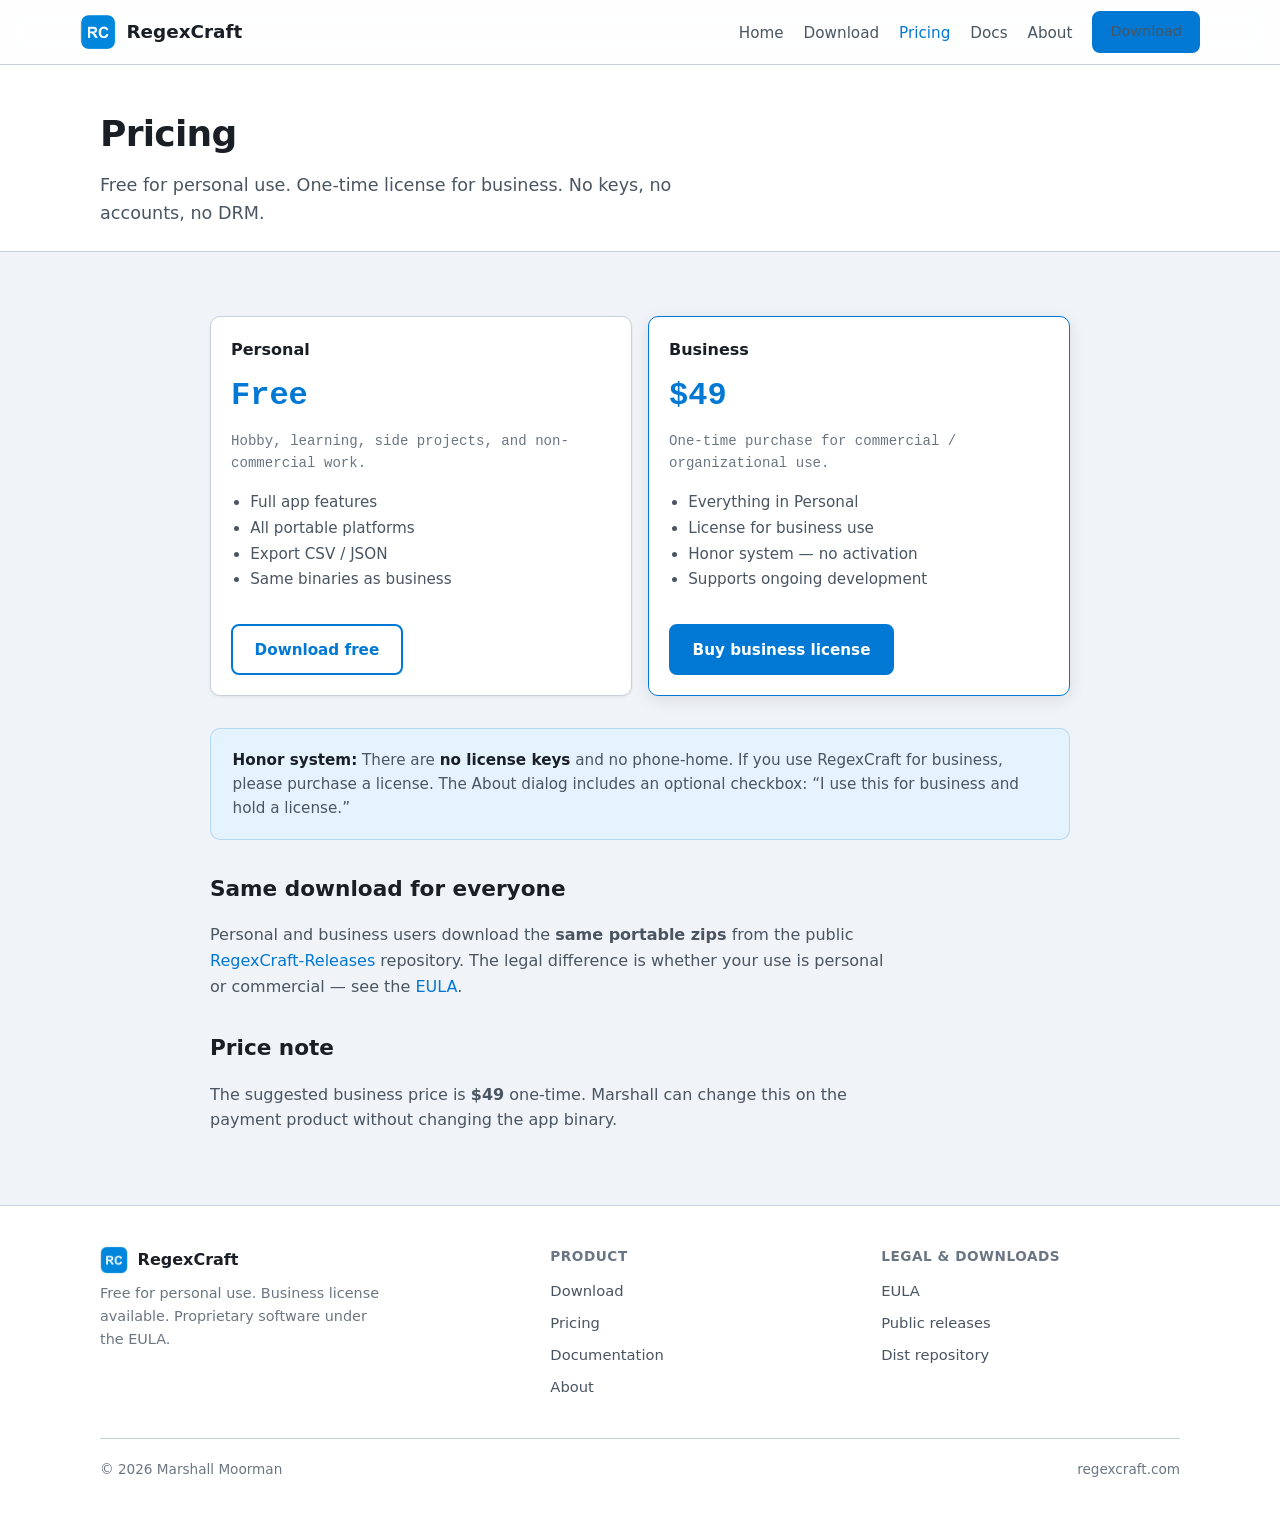
<file: website/pricing.html>
<!DOCTYPE html>
<html lang="en">
<head>
  <meta charset="utf-8" />
  <meta name="viewport" content="width=device-width, initial-scale=1" />
  <title>Pricing — RegexCraft</title>
  <meta name="description" content="RegexCraft pricing: free for personal use, one-time business license. No license keys — honor system." />
  <meta name="theme-color" content="#0078D4" />
  <link rel="icon" type="image/png" href="assets/favicon.png" />
  <link rel="stylesheet" href="styles.css" />
</head>
<body>
  <header class="site-header">
    <div class="container nav">
      <a class="nav-brand" href="index.html">
        <img src="assets/favicon.png" alt="" width="36" height="36" />
        RegexCraft
      </a>
      <button class="nav-toggle" type="button" aria-label="Menu" aria-expanded="false" data-nav-toggle>☰</button>
      <ul class="nav-links" data-nav-links>
        <li><a href="index.html">Home</a></li>
        <li><a href="download.html">Download</a></li>
        <li><a href="pricing.html" aria-current="page">Pricing</a></li>
        <li><a href="docs.html">Docs</a></li>
        <li><a href="about.html">About</a></li>
        <li class="nav-cta"><a class="btn btn-primary" href="https://github.com/MarshallMoorman/RegexCraft-Releases/releases/latest">Download</a></li>
      </ul>
    </div>
  </header>

  <main>
    <div class="page-hero">
      <div class="container">
        <h1>Pricing</h1>
        <p>Free for personal use. One-time license for business. No keys, no accounts, no DRM.</p>
      </div>
    </div>

    <div class="page-content">
      <div class="container" style="max-width: 900px;">
        <div class="platform-grid" style="grid-template-columns: repeat(auto-fit, minmax(260px, 1fr));">
          <div class="platform-card" style="text-align: left;">
            <h3>Personal</h3>
            <p style="font-size: 2rem; font-weight: 700; color: var(--primary-blue); margin: 0.5rem 0;">Free</p>
            <p>Hobby, learning, side projects, and non-commercial work.</p>
            <ul style="color: var(--text-secondary); font-size: 0.95rem; line-height: 1.7; padding-left: 1.2rem;">
              <li>Full app features</li>
              <li>All portable platforms</li>
              <li>Export CSV / JSON</li>
              <li>Same binaries as business</li>
            </ul>
            <a class="btn btn-secondary" href="download.html" style="margin-top: 1rem;">Download free</a>
          </div>
          <div class="platform-card" style="text-align: left; border-color: var(--primary-blue); box-shadow: var(--shadow-md);">
            <h3>Business</h3>
            <p style="font-size: 2rem; font-weight: 700; color: var(--primary-blue); margin: 0.5rem 0;">$49</p>
            <p>One-time purchase for commercial / organizational use.</p>
            <ul style="color: var(--text-secondary); font-size: 0.95rem; line-height: 1.7; padding-left: 1.2rem;">
              <li>Everything in Personal</li>
              <li>License for business use</li>
              <li>Honor system — no activation</li>
              <li>Supports ongoing development</li>
            </ul>
            <a id="buy" class="btn btn-primary" href="https://buy.stripe.com/test_00w5kFgOHc4ucQnc8u3oA00" style="margin-top: 1rem;" data-buy-link>Buy business license</a>
          </div>
        </div>

        <div class="note-box" style="margin-top: 2rem;">
          <strong>Honor system:</strong>
          There are <strong>no license keys</strong> and no phone-home. If you use RegexCraft for business,
          please purchase a license. The About dialog includes an optional checkbox:
          “I use this for business and hold a license.”
        </div>

        <div class="prose" style="margin-top: 2rem;">
          <h2>Same download for everyone</h2>
          <p>
            Personal and business users download the <strong>same portable zips</strong> from the public
            <a href="https://github.com/MarshallMoorman/RegexCraft-Releases/releases/latest">RegexCraft-Releases</a>
            repository. The legal difference is whether your use is personal or commercial — see the
            <a href="eula.html">EULA</a>.
          </p>
          <h2>Price note</h2>
          <p>
            The suggested business price is <strong>$49</strong> one-time. Marshall can change this on the
            payment product without changing the app binary.
          </p>
        </div>
      </div>
    </div>
  </main>

  <footer class="site-footer">
    <div class="container">
      <div class="footer-grid">
        <div class="footer-col">
          <div class="footer-brand">
            <img src="assets/favicon.png" alt="" width="28" height="28" />
            RegexCraft
          </div>
          <p>Free for personal use. Business license available. Proprietary software under the EULA.</p>
        </div>
        <div class="footer-col">
          <h4>Product</h4>
          <ul>
            <li><a href="download.html">Download</a></li>
            <li><a href="pricing.html">Pricing</a></li>
            <li><a href="docs.html">Documentation</a></li>
            <li><a href="about.html">About</a></li>
          </ul>
        </div>
        <div class="footer-col">
          <h4>Legal &amp; downloads</h4>
          <ul>
            <li><a href="eula.html">EULA</a></li>
            <li><a href="https://github.com/MarshallMoorman/RegexCraft-Releases/releases">Public releases</a></li>
            <li><a href="https://github.com/MarshallMoorman/RegexCraft-Releases">Dist repository</a></li>
          </ul>
        </div>
      </div>
      <div class="footer-bottom">
        <span>© 2026 Marshall Moorman</span>
        <span><a href="https://regexcraft.com">regexcraft.com</a></span>
      </div>
    </div>
  </footer>

  <script src="site-config.js"></script>
  <script>
    (function () {
      var toggle = document.querySelector("[data-nav-toggle]");
      var links = document.querySelector("[data-nav-links]");
      if (toggle && links) {
        toggle.addEventListener("click", function () {
          var open = links.classList.toggle("open");
          toggle.setAttribute("aria-expanded", open ? "true" : "false");
        });
      }
      if (window.RegexCraftSite && window.RegexCraftSite.buyUrl) {
        document.querySelectorAll("[data-buy-link]").forEach(function (el) {
          el.setAttribute("href", window.RegexCraftSite.buyUrl);
        });
      }
    })();
  </script>
</body>
</html>
</file>
<file: website/styles.css>
/* RegexCraft public site — Microsoft-style blue palette (matches app Themes/Colors.axaml) */

:root {
  --primary-blue: #0078d4;
  --primary-blue-hover: #106ebe;
  --primary-blue-pressed: #005a9e;
  --accent-blue: #00a4ef;
  --accent-blue-soft: #e5f3ff;
  --bg-primary: #f0f3f7;
  --bg-secondary: #ffffff;
  --bg-tertiary: #e8eef4;
  --border-subtle: #c8d1db;
  --border-strong: #7a8b9c;
  --text-primary: #1a1f26;
  --text-secondary: #4a5562;
  --text-muted: #6b7683;
  --text-on-primary: #ffffff;
  --success: #1a7f37;
  --shadow-sm: 0 1px 3px rgba(26, 31, 38, 0.08);
  --shadow-md: 0 4px 16px rgba(26, 31, 38, 0.1);
  --shadow-lg: 0 12px 40px rgba(0, 120, 212, 0.12);
  --radius: 10px;
  --radius-lg: 16px;
  --max-width: 1120px;
  --font: "Segoe UI", system-ui, -apple-system, BlinkMacSystemFont, "Helvetica Neue", Arial, sans-serif;
  --font-mono: "Cascadia Code", "SF Mono", "Consolas", "Liberation Mono", monospace;
}

@media (prefers-color-scheme: dark) {
  :root {
    --bg-primary: #0f1419;
    --bg-secondary: #1a2332;
    --bg-tertiary: #243044;
    --border-subtle: #3a4a5c;
    --border-strong: #6b7c8f;
    --text-primary: #e8eef4;
    --text-secondary: #b0bcc8;
    --text-muted: #8a96a3;
    --accent-blue-soft: #0d2a45;
    --shadow-sm: 0 1px 3px rgba(0, 0, 0, 0.3);
    --shadow-md: 0 4px 16px rgba(0, 0, 0, 0.35);
    --shadow-lg: 0 12px 40px rgba(0, 0, 0, 0.4);
  }
}

*,
*::before,
*::after {
  box-sizing: border-box;
}

html {
  scroll-behavior: smooth;
}

body {
  margin: 0;
  font-family: var(--font);
  font-size: 16px;
  line-height: 1.6;
  color: var(--text-primary);
  background: var(--bg-primary);
  -webkit-font-smoothing: antialiased;
}

img {
  max-width: 100%;
  height: auto;
  display: block;
}

a {
  color: var(--primary-blue);
  text-decoration: none;
}

a:hover {
  color: var(--primary-blue-hover);
  text-decoration: underline;
}

/* ——— Layout ——— */

.container {
  width: 100%;
  max-width: var(--max-width);
  margin: 0 auto;
  padding: 0 1.25rem;
}

/* ——— Header / Nav ——— */

.site-header {
  position: sticky;
  top: 0;
  z-index: 100;
  background: color-mix(in srgb, var(--bg-secondary) 92%, transparent);
  backdrop-filter: blur(12px);
  -webkit-backdrop-filter: blur(12px);
  border-bottom: 1px solid var(--border-subtle);
}

.nav {
  display: flex;
  align-items: center;
  justify-content: space-between;
  gap: 1rem;
  min-height: 64px;
  padding: 0.5rem 0;
}

.nav-brand {
  display: flex;
  align-items: center;
  gap: 0.65rem;
  color: var(--text-primary);
  font-weight: 700;
  font-size: 1.15rem;
  text-decoration: none;
}

.nav-brand:hover {
  color: var(--primary-blue);
  text-decoration: none;
}

.nav-brand img {
  width: 36px;
  height: 36px;
  border-radius: 8px;
}

.nav-links {
  display: flex;
  align-items: center;
  gap: 0.25rem 1.25rem;
  list-style: none;
  margin: 0;
  padding: 0;
}

.nav-links a {
  color: var(--text-secondary);
  font-weight: 500;
  font-size: 0.95rem;
  text-decoration: none;
  padding: 0.35rem 0;
}

.nav-links a:hover,
.nav-links a[aria-current="page"] {
  color: var(--primary-blue);
}

.nav-toggle {
  display: none;
  background: none;
  border: 1px solid var(--border-subtle);
  border-radius: 8px;
  padding: 0.4rem 0.65rem;
  color: var(--text-primary);
  cursor: pointer;
  font-size: 1.1rem;
  line-height: 1;
}

@media (max-width: 720px) {
  .nav-toggle {
    display: block;
  }

  .nav-links {
    display: none;
    position: absolute;
    top: 64px;
    left: 0;
    right: 0;
    flex-direction: column;
    align-items: stretch;
    background: var(--bg-secondary);
    border-bottom: 1px solid var(--border-subtle);
    padding: 0.75rem 1.25rem 1rem;
    gap: 0;
    box-shadow: var(--shadow-md);
  }

  .nav-links.open {
    display: flex;
  }

  .nav-links li {
    border-bottom: 1px solid var(--border-subtle);
  }

  .nav-links a {
    display: block;
    padding: 0.75rem 0;
  }

  .nav-links .nav-cta {
    margin-top: 0.5rem;
    text-align: center;
  }
}

/* ——— Buttons ——— */

.btn {
  display: inline-flex;
  align-items: center;
  justify-content: center;
  gap: 0.4rem;
  padding: 0.7rem 1.35rem;
  font-family: inherit;
  font-size: 0.95rem;
  font-weight: 600;
  border-radius: 8px;
  border: 2px solid transparent;
  cursor: pointer;
  text-decoration: none;
  transition: background 0.15s, border-color 0.15s, color 0.15s, box-shadow 0.15s;
  white-space: nowrap;
}

.btn:hover {
  text-decoration: none;
}

.btn-primary {
  background: var(--primary-blue);
  color: var(--text-on-primary);
  border-color: var(--primary-blue);
}

.btn-primary:hover {
  background: var(--primary-blue-hover);
  border-color: var(--primary-blue-hover);
  color: var(--text-on-primary);
  box-shadow: var(--shadow-md);
}

.btn-secondary {
  background: transparent;
  color: var(--primary-blue);
  border-color: var(--primary-blue);
}

.btn-secondary:hover {
  background: var(--accent-blue-soft);
  color: var(--primary-blue-hover);
}

.btn-ghost {
  background: transparent;
  color: var(--text-secondary);
  border-color: var(--border-subtle);
}

.btn-ghost:hover {
  border-color: var(--border-strong);
  color: var(--text-primary);
}

.btn-lg {
  padding: 0.9rem 1.75rem;
  font-size: 1.05rem;
}

.nav-cta .btn {
  padding: 0.45rem 1rem;
  font-size: 0.9rem;
}

/* ——— Hero ——— */

.hero {
  padding: 3.5rem 0 3rem;
  background:
    radial-gradient(ellipse 80% 60% at 70% 0%, color-mix(in srgb, var(--primary-blue) 12%, transparent), transparent),
    var(--bg-primary);
}

.hero-grid {
  display: grid;
  grid-template-columns: 1fr 1.1fr;
  gap: 2.5rem;
  align-items: center;
}

@media (max-width: 900px) {
  .hero-grid {
    grid-template-columns: 1fr;
    gap: 2rem;
  }
}

.hero-badge {
  display: inline-block;
  font-size: 0.8rem;
  font-weight: 600;
  color: var(--primary-blue);
  background: var(--accent-blue-soft);
  border: 1px solid color-mix(in srgb, var(--primary-blue) 25%, transparent);
  padding: 0.25rem 0.75rem;
  border-radius: 999px;
  margin-bottom: 1rem;
  letter-spacing: 0.02em;
}

.hero h1 {
  margin: 0 0 1rem;
  font-size: clamp(2rem, 4.5vw, 2.75rem);
  font-weight: 750;
  line-height: 1.15;
  letter-spacing: -0.02em;
  color: var(--text-primary);
}

.hero-lead {
  margin: 0 0 1.75rem;
  font-size: 1.15rem;
  color: var(--text-secondary);
  max-width: 36rem;
}

.hero-actions {
  display: flex;
  flex-wrap: wrap;
  gap: 0.75rem;
  margin-bottom: 1.25rem;
}

.hero-meta {
  font-size: 0.9rem;
  color: var(--text-muted);
}

.hero-meta code {
  font-family: var(--font-mono);
  font-size: 0.85em;
  background: var(--bg-tertiary);
  padding: 0.1rem 0.4rem;
  border-radius: 4px;
}

.hero-shot {
  border-radius: var(--radius-lg);
  overflow: hidden;
  box-shadow: var(--shadow-lg);
  border: 1px solid var(--border-subtle);
  background: var(--bg-secondary);
}

.hero-shot img {
  width: 100%;
}

/* ——— Sections ——— */

section {
  padding: 3.5rem 0;
}

.section-alt {
  background: var(--bg-secondary);
  border-top: 1px solid var(--border-subtle);
  border-bottom: 1px solid var(--border-subtle);
}

.section-header {
  text-align: center;
  max-width: 640px;
  margin: 0 auto 2.5rem;
}

.section-header h2 {
  margin: 0 0 0.65rem;
  font-size: clamp(1.6rem, 3vw, 2rem);
  font-weight: 700;
  letter-spacing: -0.02em;
}

.section-header p {
  margin: 0;
  color: var(--text-secondary);
  font-size: 1.05rem;
}

/* ——— Feature cards ——— */

.feature-grid {
  display: grid;
  grid-template-columns: repeat(auto-fill, minmax(250px, 1fr));
  gap: 1.25rem;
}

.feature-card {
  background: var(--bg-secondary);
  border: 1px solid var(--border-subtle);
  border-radius: var(--radius);
  padding: 1.35rem 1.4rem;
  box-shadow: var(--shadow-sm);
  transition: border-color 0.15s, box-shadow 0.15s;
}

.section-alt .feature-card {
  background: var(--bg-primary);
}

.feature-card:hover {
  border-color: color-mix(in srgb, var(--primary-blue) 40%, var(--border-subtle));
  box-shadow: var(--shadow-md);
}

.feature-icon {
  display: inline-flex;
  align-items: center;
  justify-content: center;
  width: 40px;
  height: 40px;
  border-radius: 10px;
  background: var(--accent-blue-soft);
  color: var(--primary-blue);
  font-weight: 700;
  font-size: 0.85rem;
  margin-bottom: 0.85rem;
  font-family: var(--font-mono);
}

.feature-card h3 {
  margin: 0 0 0.4rem;
  font-size: 1.05rem;
  font-weight: 650;
}

.feature-card p {
  margin: 0;
  font-size: 0.92rem;
  color: var(--text-secondary);
  line-height: 1.55;
}

/* ——— Screenshots gallery ——— */

.gallery {
  display: grid;
  grid-template-columns: repeat(2, 1fr);
  gap: 1.25rem;
}

@media (max-width: 700px) {
  .gallery {
    grid-template-columns: 1fr;
  }
}

.gallery-item {
  background: var(--bg-secondary);
  border: 1px solid var(--border-subtle);
  border-radius: var(--radius);
  overflow: hidden;
  box-shadow: var(--shadow-sm);
}

.gallery-item img {
  width: 100%;
  aspect-ratio: 16 / 10;
  object-fit: cover;
  object-position: top left;
  background: var(--bg-tertiary);
}

.gallery-item figcaption {
  padding: 0.65rem 1rem;
  font-size: 0.88rem;
  color: var(--text-secondary);
  border-top: 1px solid var(--border-subtle);
}

/* ——— Engines table ——— */

.engines-wrap {
  overflow-x: auto;
  border: 1px solid var(--border-subtle);
  border-radius: var(--radius);
  background: var(--bg-secondary);
  box-shadow: var(--shadow-sm);
}

table.engines {
  width: 100%;
  border-collapse: collapse;
  font-size: 0.92rem;
}

table.engines th,
table.engines td {
  padding: 0.75rem 1rem;
  text-align: left;
  border-bottom: 1px solid var(--border-subtle);
}

table.engines th {
  background: var(--bg-tertiary);
  font-weight: 650;
  color: var(--text-primary);
  white-space: nowrap;
}

table.engines tr:last-child td {
  border-bottom: none;
}

table.engines td {
  color: var(--text-secondary);
}

.badge {
  display: inline-block;
  font-size: 0.75rem;
  font-weight: 650;
  padding: 0.15rem 0.5rem;
  border-radius: 999px;
  letter-spacing: 0.02em;
}

.badge-full {
  background: color-mix(in srgb, var(--success) 18%, transparent);
  color: var(--success);
}

.badge-high {
  background: var(--accent-blue-soft);
  color: var(--primary-blue);
}

.badge-approx {
  background: var(--bg-tertiary);
  color: var(--text-muted);
}

/* ——— CTA band ——— */

.cta-band {
  background: linear-gradient(135deg, var(--primary-blue) 0%, #005a9e 100%);
  color: var(--text-on-primary);
  padding: 3rem 0;
  text-align: center;
}

.cta-band h2 {
  margin: 0 0 0.5rem;
  font-size: 1.75rem;
  color: inherit;
}

.cta-band p {
  margin: 0 0 1.5rem;
  opacity: 0.92;
  font-size: 1.05rem;
}

.cta-band .btn-primary {
  background: var(--bg-secondary);
  color: var(--primary-blue);
  border-color: var(--bg-secondary);
}

.cta-band .btn-primary:hover {
  background: var(--accent-blue-soft);
  border-color: var(--accent-blue-soft);
  color: var(--primary-blue-pressed);
}

.cta-band .btn-secondary {
  color: var(--text-on-primary);
  border-color: rgba(255, 255, 255, 0.55);
}

.cta-band .btn-secondary:hover {
  background: rgba(255, 255, 255, 0.12);
  color: var(--text-on-primary);
}

.cta-band .hero-actions {
  justify-content: center;
  margin-bottom: 0;
}

/* ——— Page hero (inner pages) ——— */

.page-hero {
  padding: 2.5rem 0 1.5rem;
  border-bottom: 1px solid var(--border-subtle);
  background: var(--bg-secondary);
}

.page-hero h1 {
  margin: 0 0 0.5rem;
  font-size: clamp(1.75rem, 3.5vw, 2.25rem);
  letter-spacing: -0.02em;
}

.page-hero p {
  margin: 0;
  color: var(--text-secondary);
  font-size: 1.1rem;
  max-width: 40rem;
}

.page-content {
  padding: 2.5rem 0 3.5rem;
}

/* ——— Download cards ——— */

.platform-grid {
  display: grid;
  grid-template-columns: repeat(auto-fill, minmax(220px, 1fr));
  gap: 1rem;
  margin: 1.5rem 0 2rem;
}

.platform-card {
  background: var(--bg-secondary);
  border: 1px solid var(--border-subtle);
  border-radius: var(--radius);
  padding: 1.25rem;
  box-shadow: var(--shadow-sm);
}

.platform-card h3 {
  margin: 0 0 0.35rem;
  font-size: 1rem;
}

.platform-card p {
  margin: 0 0 0.75rem;
  font-size: 0.88rem;
  color: var(--text-muted);
  font-family: var(--font-mono);
}

.note-box {
  background: var(--accent-blue-soft);
  border: 1px solid color-mix(in srgb, var(--primary-blue) 22%, transparent);
  border-radius: var(--radius);
  padding: 1.15rem 1.35rem;
  margin: 1.5rem 0;
  color: var(--text-secondary);
  font-size: 0.95rem;
}

.note-box strong {
  color: var(--text-primary);
}

/* ——— Docs list ——— */

.doc-list {
  list-style: none;
  margin: 0;
  padding: 0;
  display: grid;
  gap: 0.65rem;
}

.doc-list a {
  display: flex;
  align-items: flex-start;
  gap: 0.85rem;
  padding: 1rem 1.15rem;
  background: var(--bg-secondary);
  border: 1px solid var(--border-subtle);
  border-radius: var(--radius);
  text-decoration: none;
  color: inherit;
  transition: border-color 0.15s, box-shadow 0.15s;
}

.doc-list a:hover {
  border-color: color-mix(in srgb, var(--primary-blue) 45%, var(--border-subtle));
  box-shadow: var(--shadow-sm);
  text-decoration: none;
}

.doc-list .doc-title {
  font-weight: 650;
  color: var(--primary-blue);
  margin-bottom: 0.15rem;
}

.doc-list .doc-desc {
  font-size: 0.9rem;
  color: var(--text-secondary);
}

/* ——— About prose ——— */

.prose {
  max-width: 680px;
}

.prose h2 {
  margin: 2rem 0 0.75rem;
  font-size: 1.35rem;
}

.prose p,
.prose li {
  color: var(--text-secondary);
}

.prose ul {
  padding-left: 1.25rem;
}

.prose code {
  font-family: var(--font-mono);
  font-size: 0.88em;
  background: var(--bg-tertiary);
  padding: 0.1rem 0.35rem;
  border-radius: 4px;
}

/* ——— Footer ——— */

.site-footer {
  background: var(--bg-secondary);
  border-top: 1px solid var(--border-subtle);
  padding: 2.5rem 0 2rem;
  margin-top: auto;
}

.footer-grid {
  display: grid;
  grid-template-columns: 1.4fr 1fr 1fr;
  gap: 2rem;
  margin-bottom: 2rem;
}

@media (max-width: 700px) {
  .footer-grid {
    grid-template-columns: 1fr;
    gap: 1.5rem;
  }
}

.footer-brand {
  display: flex;
  align-items: center;
  gap: 0.6rem;
  font-weight: 700;
  margin-bottom: 0.5rem;
  color: var(--text-primary);
}

.footer-brand img {
  width: 28px;
  height: 28px;
  border-radius: 6px;
}

.footer-col p {
  margin: 0;
  font-size: 0.9rem;
  color: var(--text-muted);
  max-width: 280px;
}

.footer-col h4 {
  margin: 0 0 0.65rem;
  font-size: 0.85rem;
  text-transform: uppercase;
  letter-spacing: 0.04em;
  color: var(--text-muted);
}

.footer-col ul {
  list-style: none;
  margin: 0;
  padding: 0;
}

.footer-col li {
  margin-bottom: 0.4rem;
}

.footer-col a {
  color: var(--text-secondary);
  font-size: 0.92rem;
  text-decoration: none;
}

.footer-col a:hover {
  color: var(--primary-blue);
}

.footer-bottom {
  padding-top: 1.25rem;
  border-top: 1px solid var(--border-subtle);
  display: flex;
  flex-wrap: wrap;
  gap: 0.75rem 1.5rem;
  justify-content: space-between;
  font-size: 0.85rem;
  color: var(--text-muted);
}

.footer-bottom a {
  color: var(--text-muted);
}

.footer-bottom a:hover {
  color: var(--primary-blue);
}
</file>
